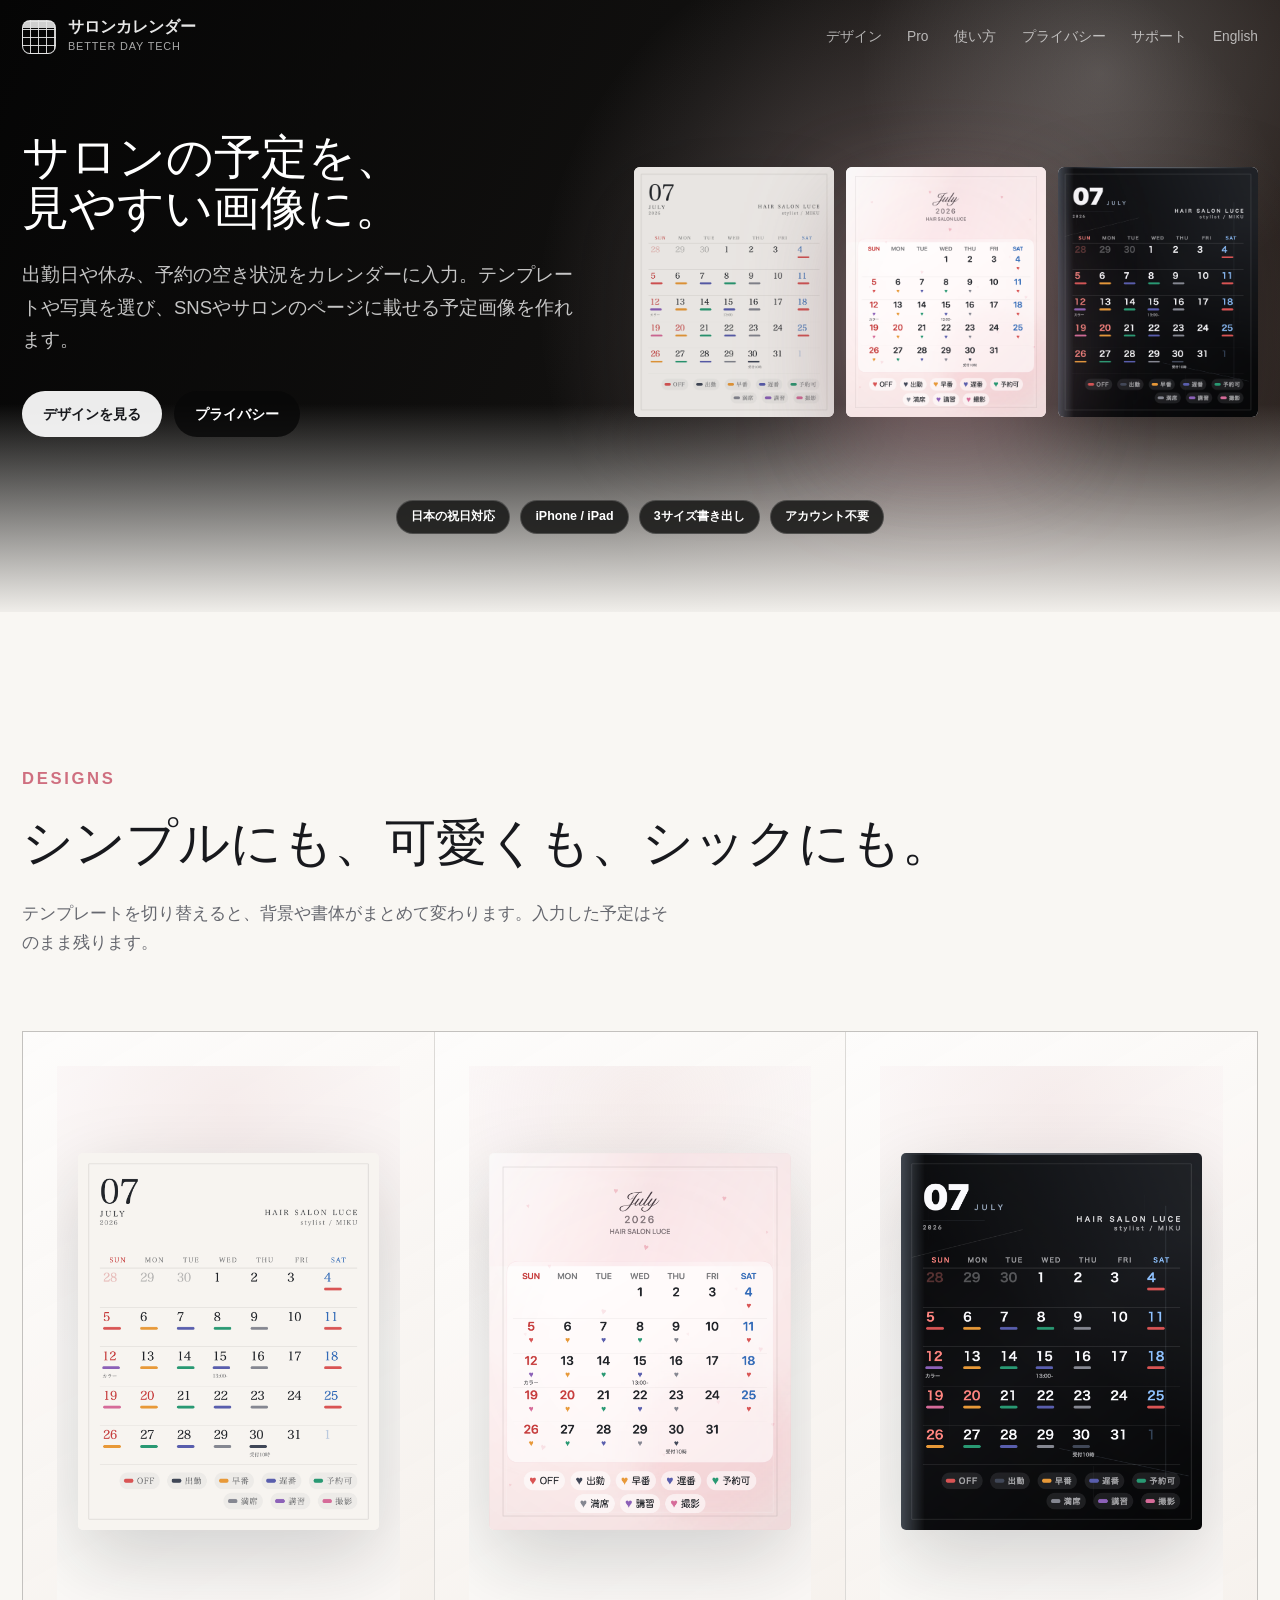
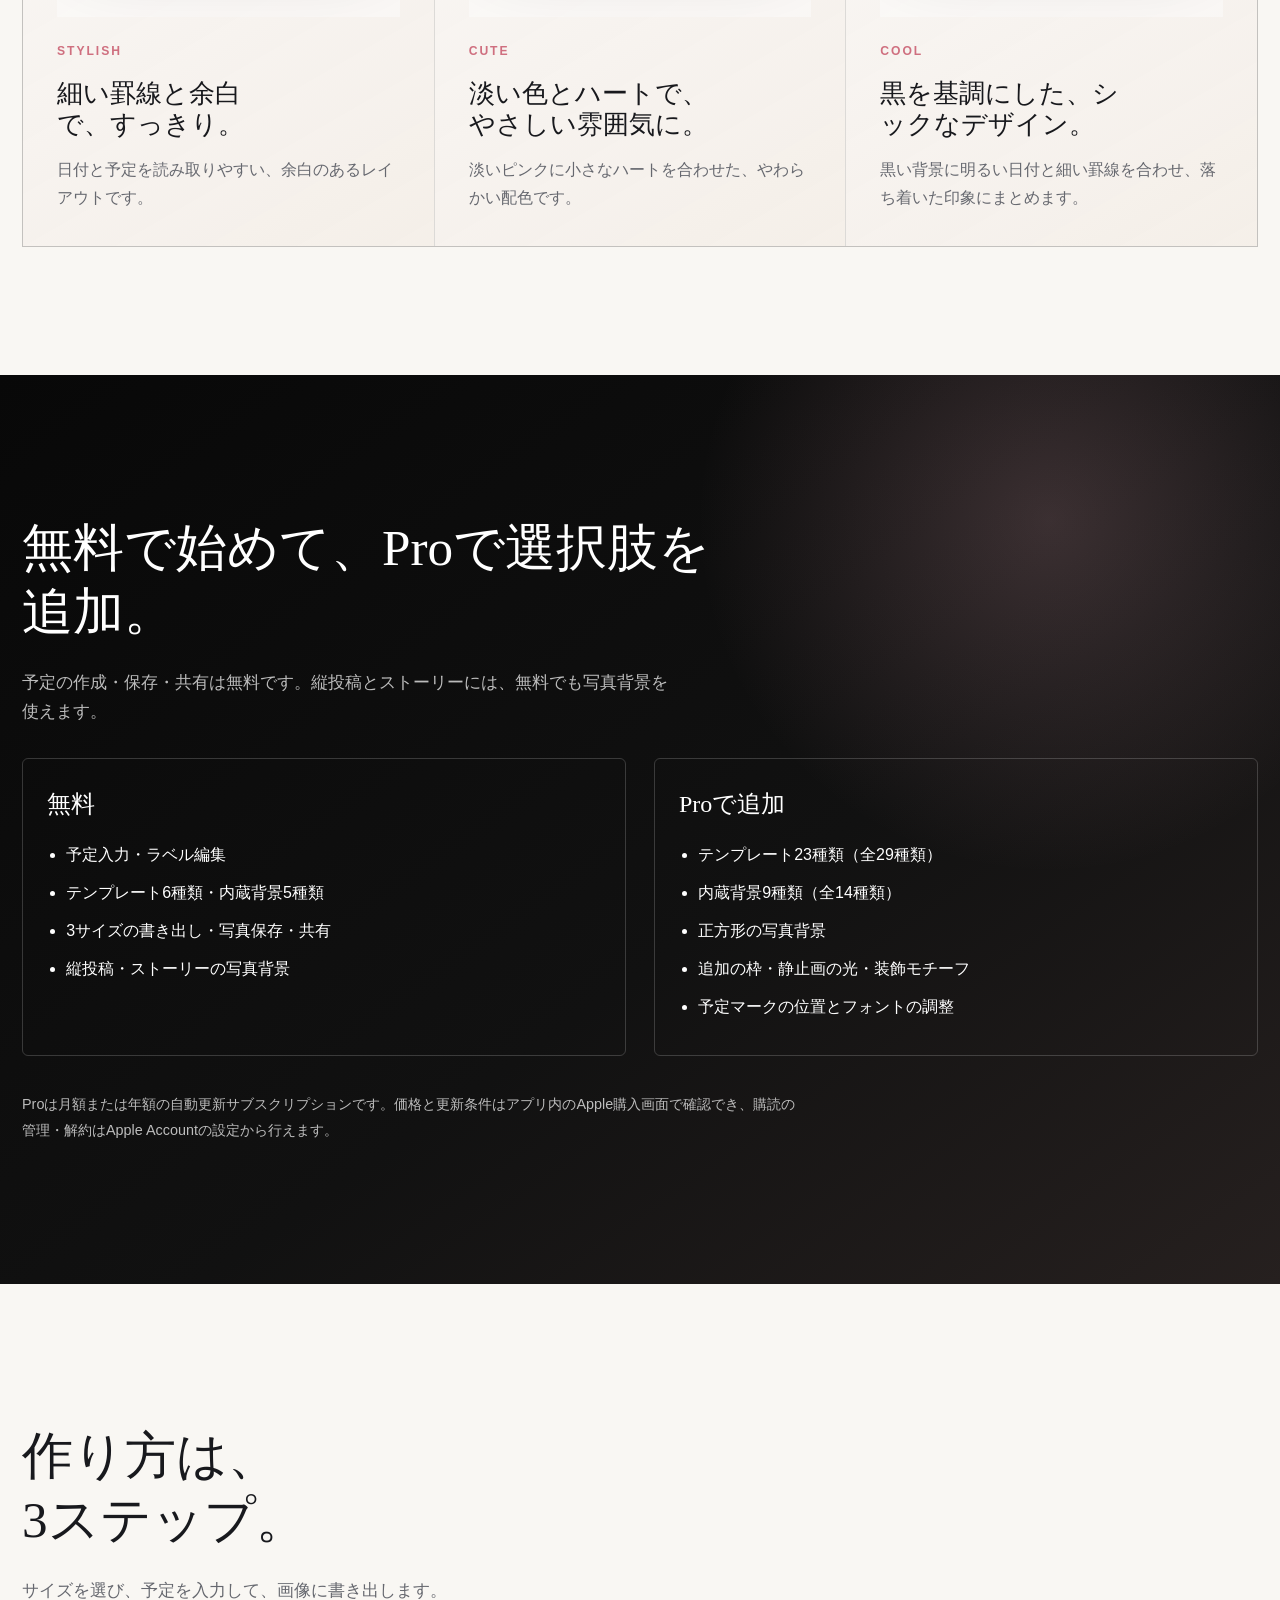
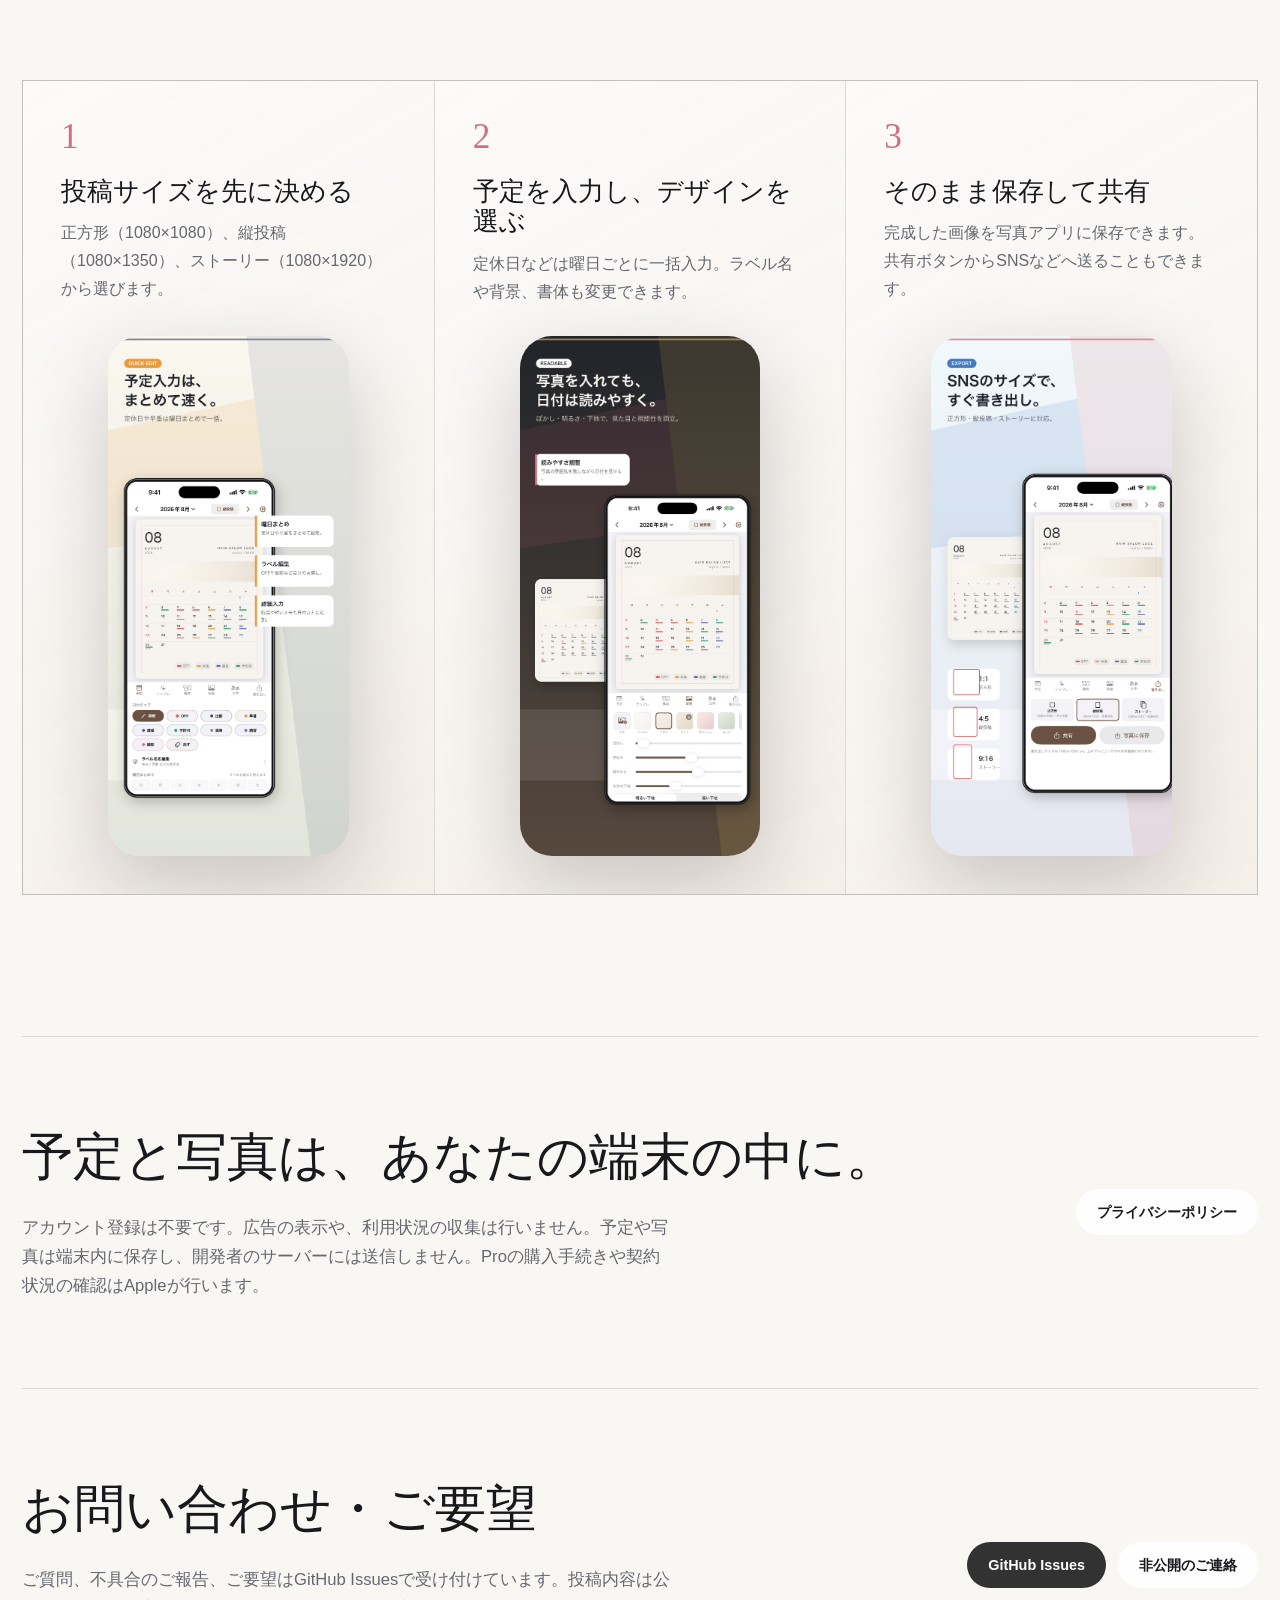
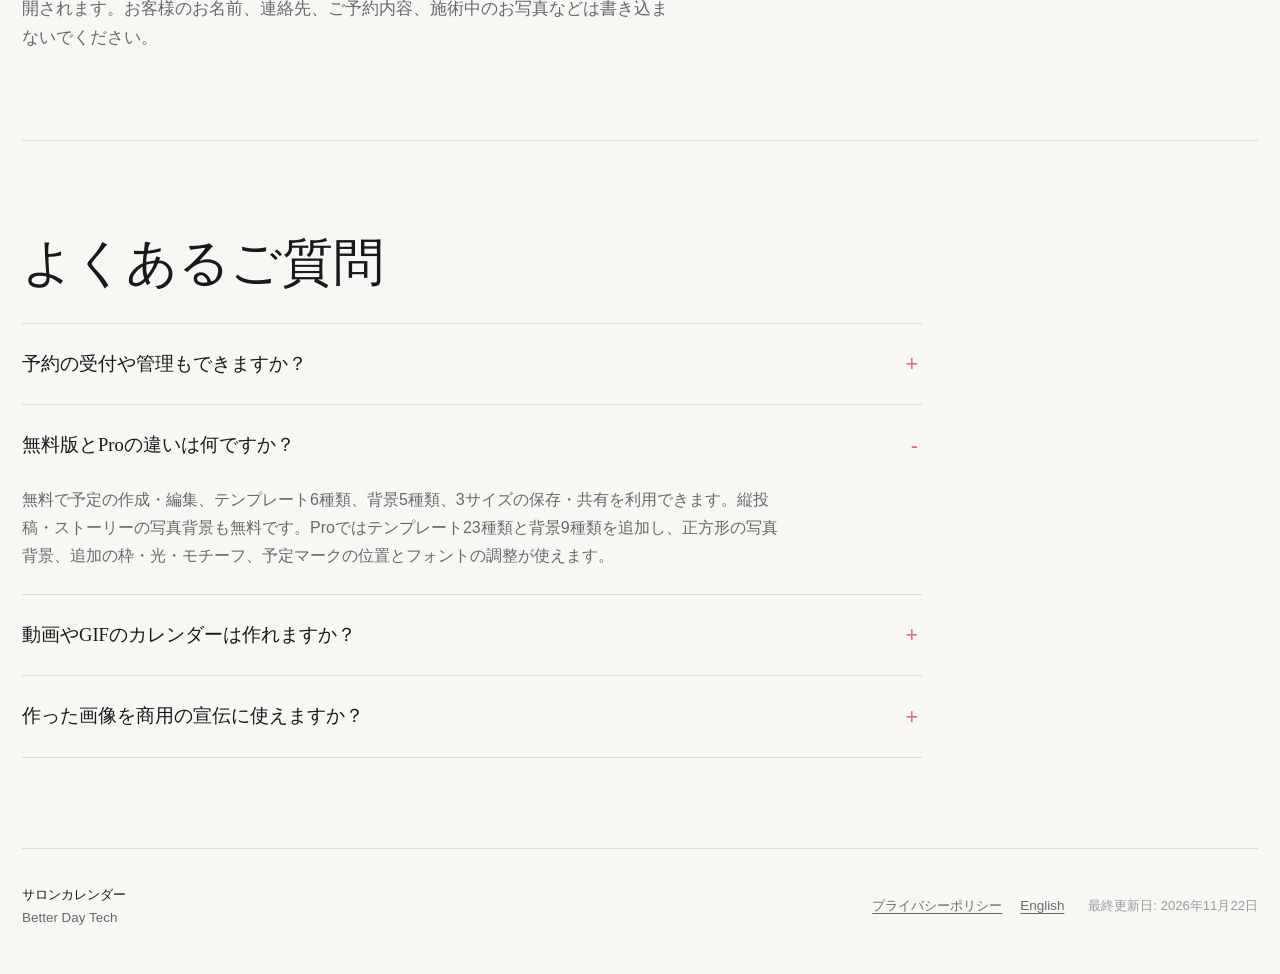
<file: docs/index.html>
<!DOCTYPE html>
<html lang="ja">
<head>
<meta charset="utf-8">
<meta name="viewport" content="width=device-width, initial-scale=1">
<title>サロンカレンダー | Better Day Tech</title>
<meta name="description" content="美容師の出勤日や休み、予約の空き状況をカレンダー画像に。iPhone・iPadで作成し、SNSやサロンのページで共有できます。">
<link rel="stylesheet" href="assets/style.css">
<script src="assets/site.js" defer></script>
</head>
<body class="home home-ja" data-active-mode="stylish">
<header class="site-header product-header">
  <a class="brand" href="./" aria-label="サロンカレンダー トップ">
    <span class="brand-mark" aria-hidden="true"></span>
    <span>
      <strong>サロンカレンダー</strong>
      <small>Better Day Tech</small>
    </span>
  </a>
  <nav class="nav" aria-label="主要ナビゲーション">
    <a href="#styles">デザイン</a>
    <a href="#pro">Pro</a>
    <a href="#workflow">使い方</a>
    <a href="#privacy">プライバシー</a>
    <a href="#support">サポート</a>
    <a href="en/">English</a>
  </nav>
</header>

<main>
  <section class="cinema-hero" aria-labelledby="hero-title">
    <div class="hero-copy">
      <h1 id="hero-title"><span>サロンの予定を、</span><span>見やすい画像に。</span></h1>
      <p class="hero-lead">出勤日や休み、予約の空き状況をカレンダーに入力。テンプレートや写真を選び、SNSやサロンのページに載せる予定画像を作れます。</p>
      <div class="hero-actions">
        <a class="button light" href="#styles">デザインを見る</a>
        <a class="button dark" href="privacy.html">プライバシー</a>
      </div>
    </div>

    <div id="poster-examples" class="poster-cinema" role="region" tabindex="0" aria-describedby="poster-help" aria-label="サロンカレンダーで作れる投稿画像">
      <figure class="floating-poster poster-left">
        <img src="assets/showcase/editorial-clean.png" alt="余白を活かしたスタイリッシュな月間予定画像" width="1080" height="1350">
      </figure>
      <figure class="floating-poster poster-center">
        <img src="assets/showcase/heart-wallpaper.png" alt="淡いピンクとハートを使った可愛い月間予定画像" width="1080" height="1350">
      </figure>
      <figure class="floating-poster poster-right">
        <img src="assets/showcase/mode-black.png" alt="黒を基調にしたかっこいい月間予定画像" width="1080" height="1350">
      </figure>
    </div>

    <div class="poster-navigation" role="group" aria-label="作例の移動">
      <p id="poster-help">左右にスワイプして、3つの作例を見られます。キーボードでは左右キーで移動できます。</p>
      <div class="poster-buttons" hidden>
        <button type="button" data-poster-step="-1" aria-controls="poster-examples">← 前の作例</button>
        <button type="button" data-poster-step="1" aria-controls="poster-examples">次の作例 →</button>
      </div>
    </div>

    <div class="hero-strip" aria-label="主な機能">
      <span>日本の祝日対応</span>
      <span>iPhone / iPad</span>
      <span>3サイズ書き出し</span>
      <span>アカウント不要</span>
    </div>
  </section>

  <section id="styles" class="style-gallery" aria-labelledby="styles-title">
    <div class="section-intro wide">
      <p class="eyebrow">Designs</p>
      <h2 id="styles-title"><span>シンプルにも、</span><span>可愛くも、</span><span>シックにも。</span></h2>
      <p>テンプレートを切り替えると、背景や書体がまとめて変わります。入力した予定はそのまま残ります。</p>
    </div>

    <div class="style-showcase-grid">
      <article class="style-showcase-card">
        <figure>
          <img src="assets/showcase/editorial-clean.png" alt="余白を活かしたスタイリッシュな月間予定画像" width="1080" height="1350">
        </figure>
        <span>STYLISH</span>
        <h3>細い罫線と余白で、すっきり。</h3>
        <p>日付と予定を読み取りやすい、余白のあるレイアウトです。</p>
      </article>
      <article class="style-showcase-card">
        <figure>
          <img src="assets/showcase/heart-wallpaper.png" alt="淡いピンクとハートを使った可愛い月間予定画像" width="1080" height="1350">
        </figure>
        <span>CUTE</span>
        <h3>淡い色とハートで、やさしい雰囲気に。</h3>
        <p>淡いピンクに小さなハートを合わせた、やわらかい配色です。</p>
      </article>
      <article class="style-showcase-card">
        <figure>
          <img src="assets/showcase/mode-black.png" alt="黒を基調にしたかっこいい月間予定画像" width="1080" height="1350">
        </figure>
        <span>COOL</span>
        <h3>黒を基調にした、シックなデザイン。</h3>
        <p>黒い背景に明るい日付と細い罫線を合わせ、落ち着いた印象にまとめます。</p>
      </article>
    </div>
  </section>

  <section id="pro" class="pro-section" aria-labelledby="pro-title">
    <div class="pro-copy"><h2 id="pro-title">無料で始めて、Proで選択肢を追加。</h2><p>予定の作成・保存・共有は無料です。縦投稿とストーリーには、無料でも写真背景を使えます。</p></div>
    <div class="plan-comparison">
      <article><h3>無料</h3><ul><li>予定入力・ラベル編集</li><li>テンプレート6種類・内蔵背景5種類</li><li>3サイズの書き出し・写真保存・共有</li><li>縦投稿・ストーリーの写真背景</li></ul></article>
      <article><h3>Proで追加</h3><ul><li>テンプレート23種類（全29種類）</li><li>内蔵背景9種類（全14種類）</li><li>正方形の写真背景</li><li>追加の枠・静止画の光・装飾モチーフ</li><li>予定マークの位置とフォントの調整</li></ul></article>
    </div>
    <p class="subscription-note">Proは月額または年額の自動更新サブスクリプションです。価格と更新条件はアプリ内のApple購入画面で確認でき、購読の管理・解約はApple Accountの設定から行えます。</p>
  </section>

  <section id="workflow" class="workflow-showcase" aria-labelledby="workflow-title">
    <div class="section-intro">
      <h2 id="workflow-title"><span>作り方は、</span><span>3ステップ。</span></h2>
      <p>サイズを選び、予定を入力して、画像に書き出します。</p>
    </div>

    <div class="workflow-grid">
      <article class="workflow-card">
        <div>
          <span>1</span>
          <h3>投稿サイズを先に決める</h3>
          <p>正方形（1080×1080）、縦投稿（1080×1350）、ストーリー（1080×1920）から選びます。</p>
        </div>
        <img src="assets/showcase/workflow-schedule-ja.png" alt="サロンカレンダーの予定入力画面" width="1320" height="2868">
      </article>
      <article class="workflow-card">
        <div>
          <span>2</span>
          <h3>予定を入力し、デザインを選ぶ</h3>
          <p>定休日などは曜日ごとに一括入力。ラベル名や背景、書体も変更できます。</p>
        </div>
        <img src="assets/showcase/workflow-background-ja.png" alt="背景と可読性を調整する画面" width="1320" height="2868">
      </article>
      <article class="workflow-card">
        <div>
          <span>3</span>
          <h3>そのまま保存して共有</h3>
          <p>完成した画像を写真アプリに保存できます。共有ボタンからSNSなどへ送ることもできます。</p>
        </div>
        <img src="assets/showcase/workflow-export-ja.png" alt="書き出しと共有の画面" width="1320" height="2868">
      </article>
    </div>
  </section>

  <section id="privacy" class="privacy-band" aria-labelledby="privacy-title">
    <div>
      <h2 id="privacy-title">予定と写真は、あなたの端末の中に。</h2>
      <p>アカウント登録は不要です。広告の表示や、利用状況の収集は行いません。予定や写真は端末内に保存し、開発者のサーバーには送信しません。Proの購入手続きや契約状況の確認はAppleが行います。</p>
    </div>
    <a class="button light" href="privacy.html">プライバシーポリシー</a>
  </section>

  <section id="support" class="support-section" aria-labelledby="support-title">
    <div class="support-copy">
      <h2 id="support-title">お問い合わせ・ご要望</h2>
      <p>ご質問、不具合のご報告、ご要望はGitHub Issuesで受け付けています。投稿内容は公開されます。お客様のお名前、連絡先、ご予約内容、施術中のお写真などは書き込まないでください。</p>
    </div>
    <div class="support-actions">
      <a class="button dark" href="https://github.com/better-day-tech/salon-calendar-support/issues">GitHub Issues</a>
      <a class="button light" href="https://github.com/better-day-tech/salon-calendar-support/security/advisories/new">非公開のご連絡</a>
    </div>
  </section>

  <section class="faq-section compact-faq" aria-labelledby="faq-title">
    <h2 id="faq-title">よくあるご質問</h2>
    <div class="faq-list">
      <details><summary>予約の受付や管理もできますか？</summary><p>予約受付・管理機能はありません。入力した予定を静止画にして、保存・共有するアプリです。</p></details>
      <details open>
        <summary>無料版とProの違いは何ですか？</summary>
        <p>無料で予定の作成・編集、テンプレート6種類、背景5種類、3サイズの保存・共有を利用できます。縦投稿・ストーリーの写真背景も無料です。Proではテンプレート23種類と背景9種類を追加し、正方形の写真背景、追加の枠・光・モチーフ、予定マークの位置とフォントの調整が使えます。</p>
      </details>
      <details>
        <summary>動画やGIFのカレンダーは作れますか？</summary>
        <p>現在のバージョンは、静止画のカレンダー作成・保存・共有に対応しています。動画編集、GIF/MP4書き出し、アニメーション素材の書き出しには対応していません。</p>
      </details>
      <details>
        <summary>作った画像を商用の宣伝に使えますか？</summary>
        <p>サロンの告知や宣伝に使えます。取り込む写真や文字などについては、必要な利用許可をご確認ください。</p>
      </details>
    </div>
  </section>
</main>

<footer class="site-footer">
  <div>
    <strong>サロンカレンダー</strong>
    <p>Better Day Tech</p>
  </div>
  <nav aria-label="フッターナビゲーション">
    <a href="privacy.html">プライバシーポリシー</a>
    <a href="en/">English</a>
  </nav>
  <p class="updated">最終更新日: 2026年11月22日</p>
</footer>
</body>
</html>
</file>
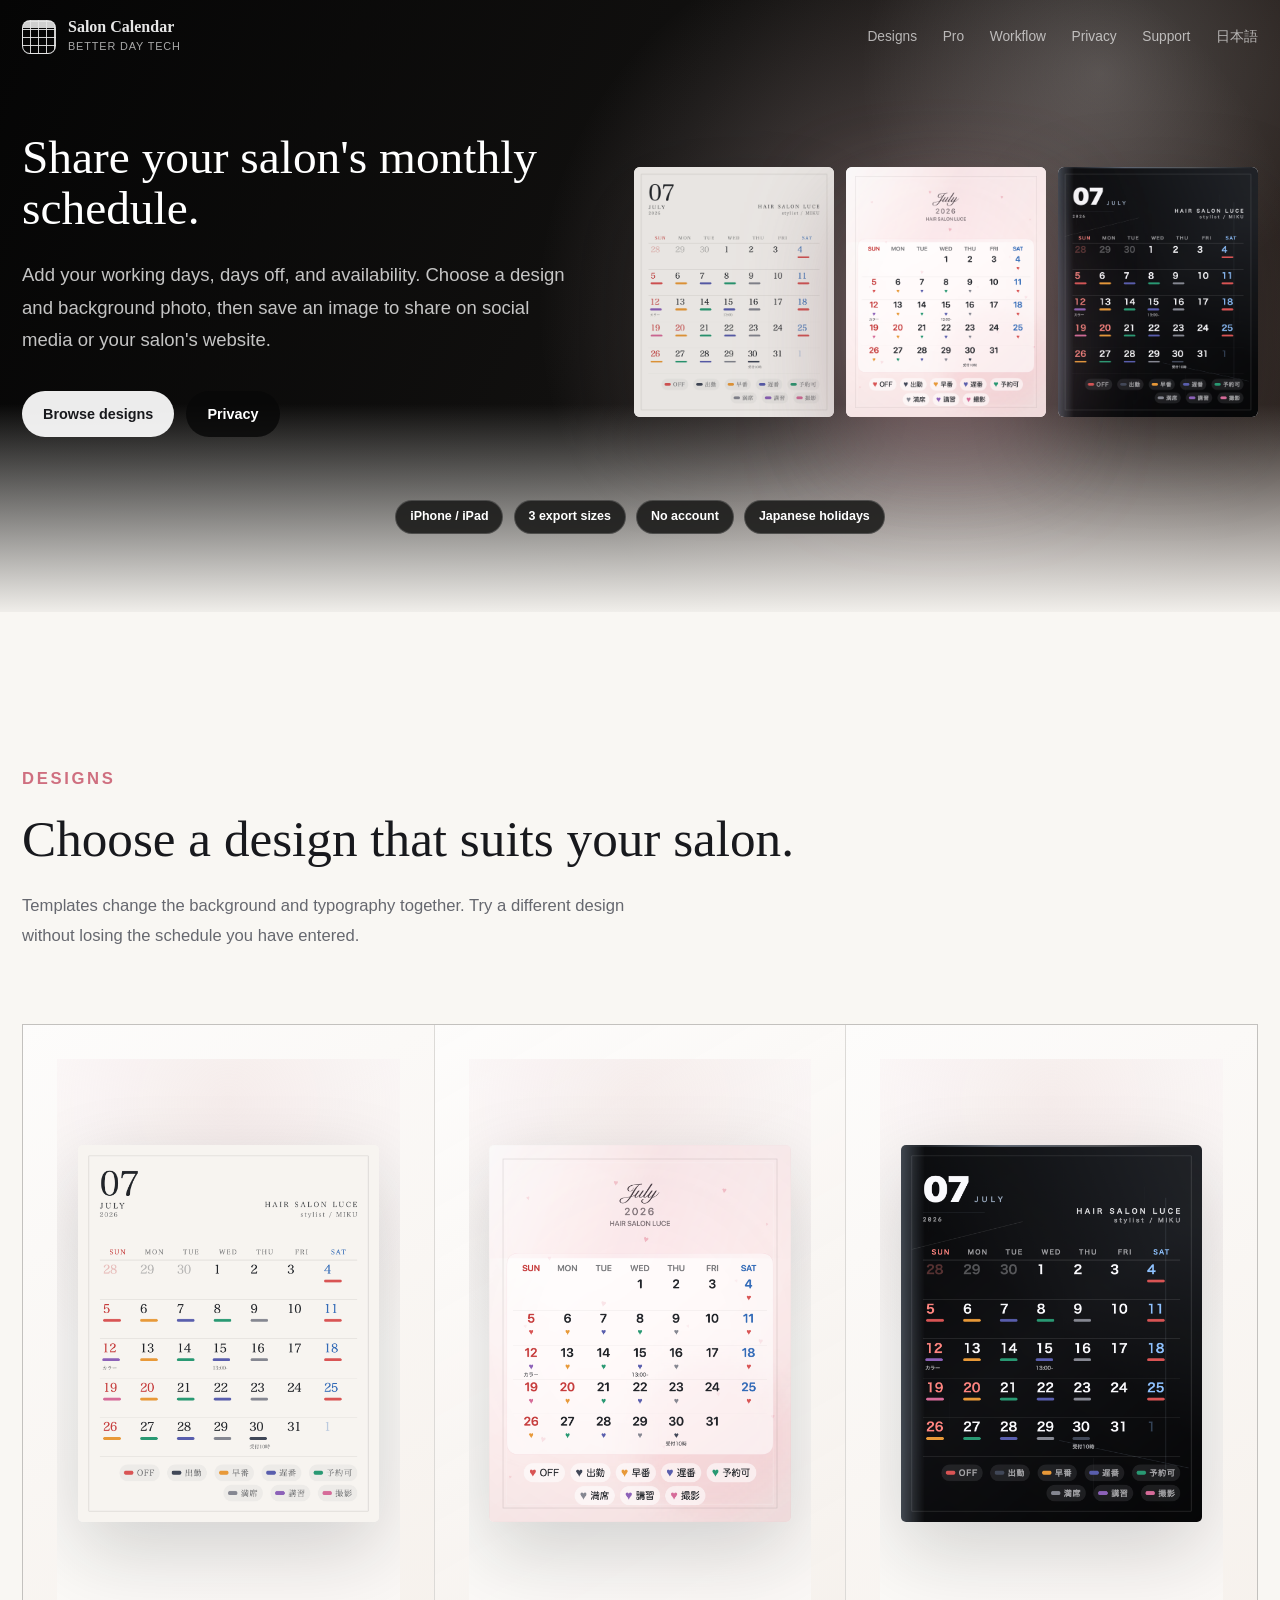
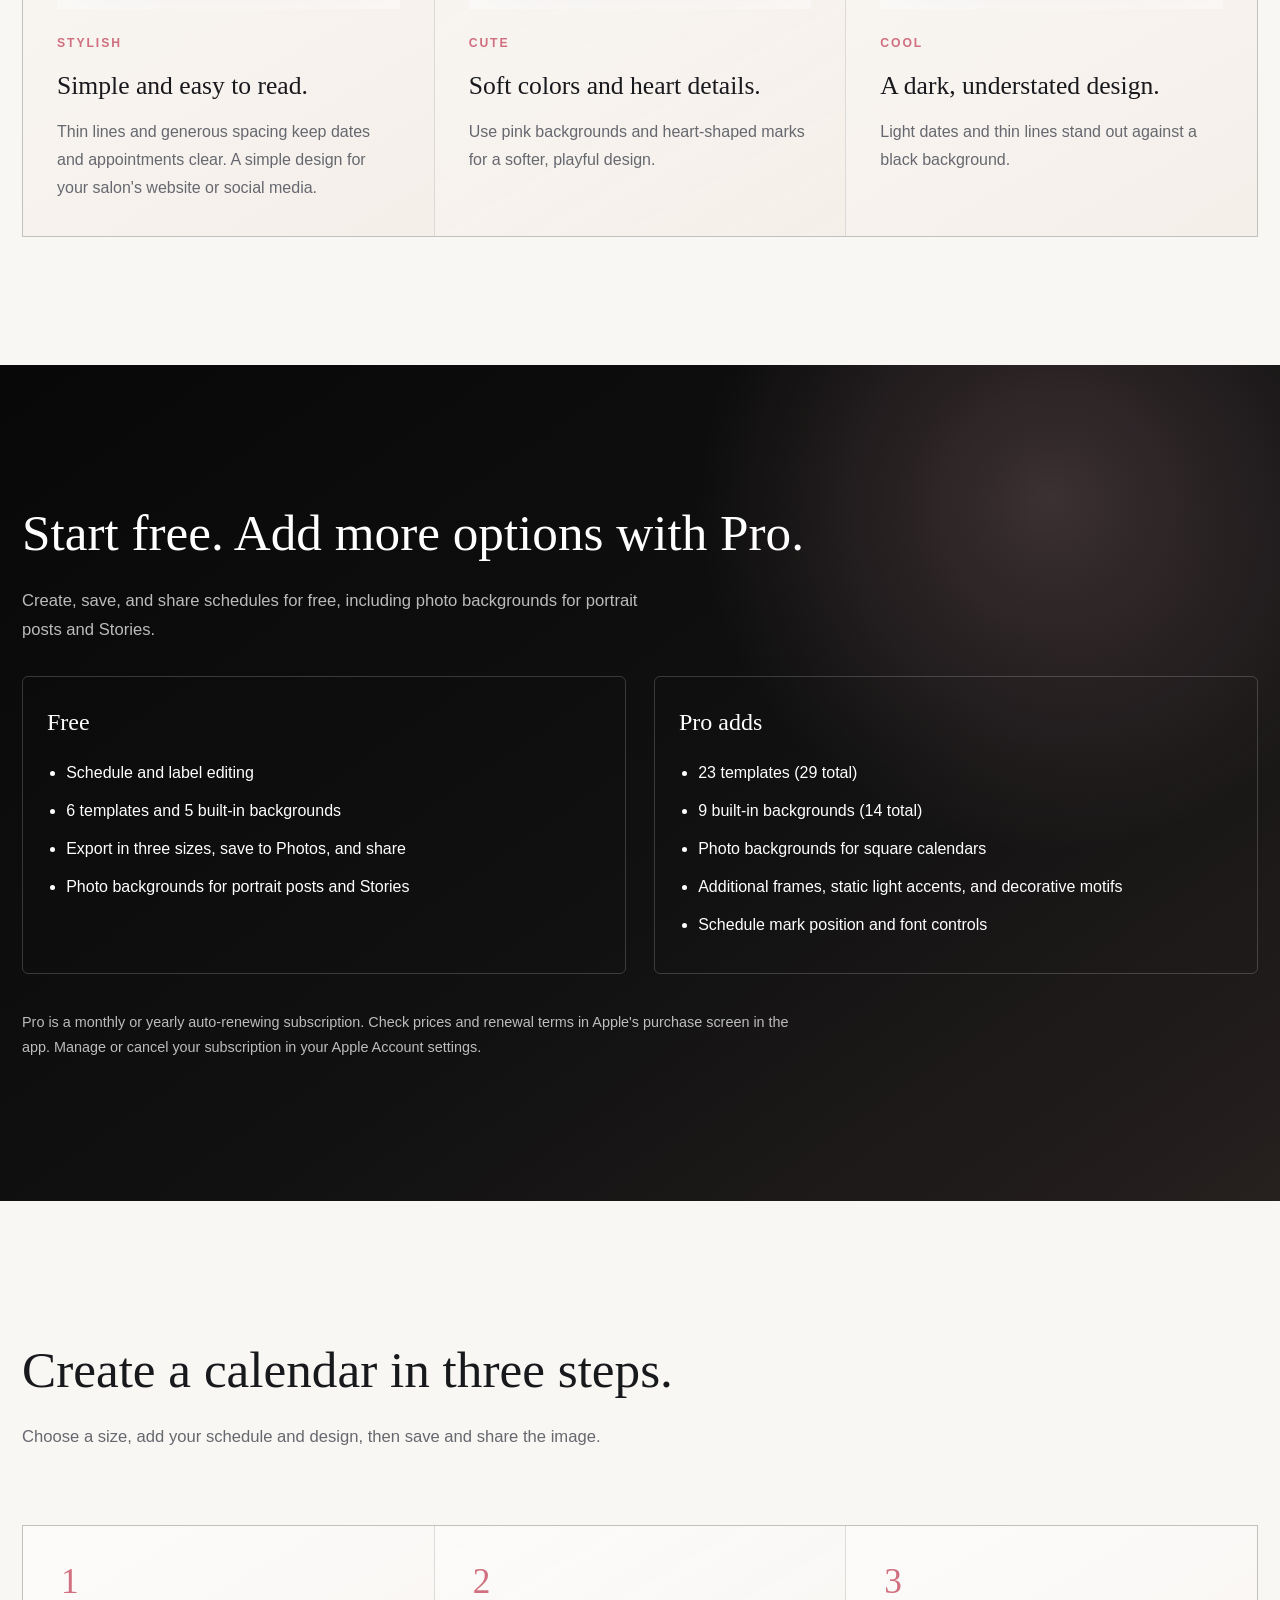
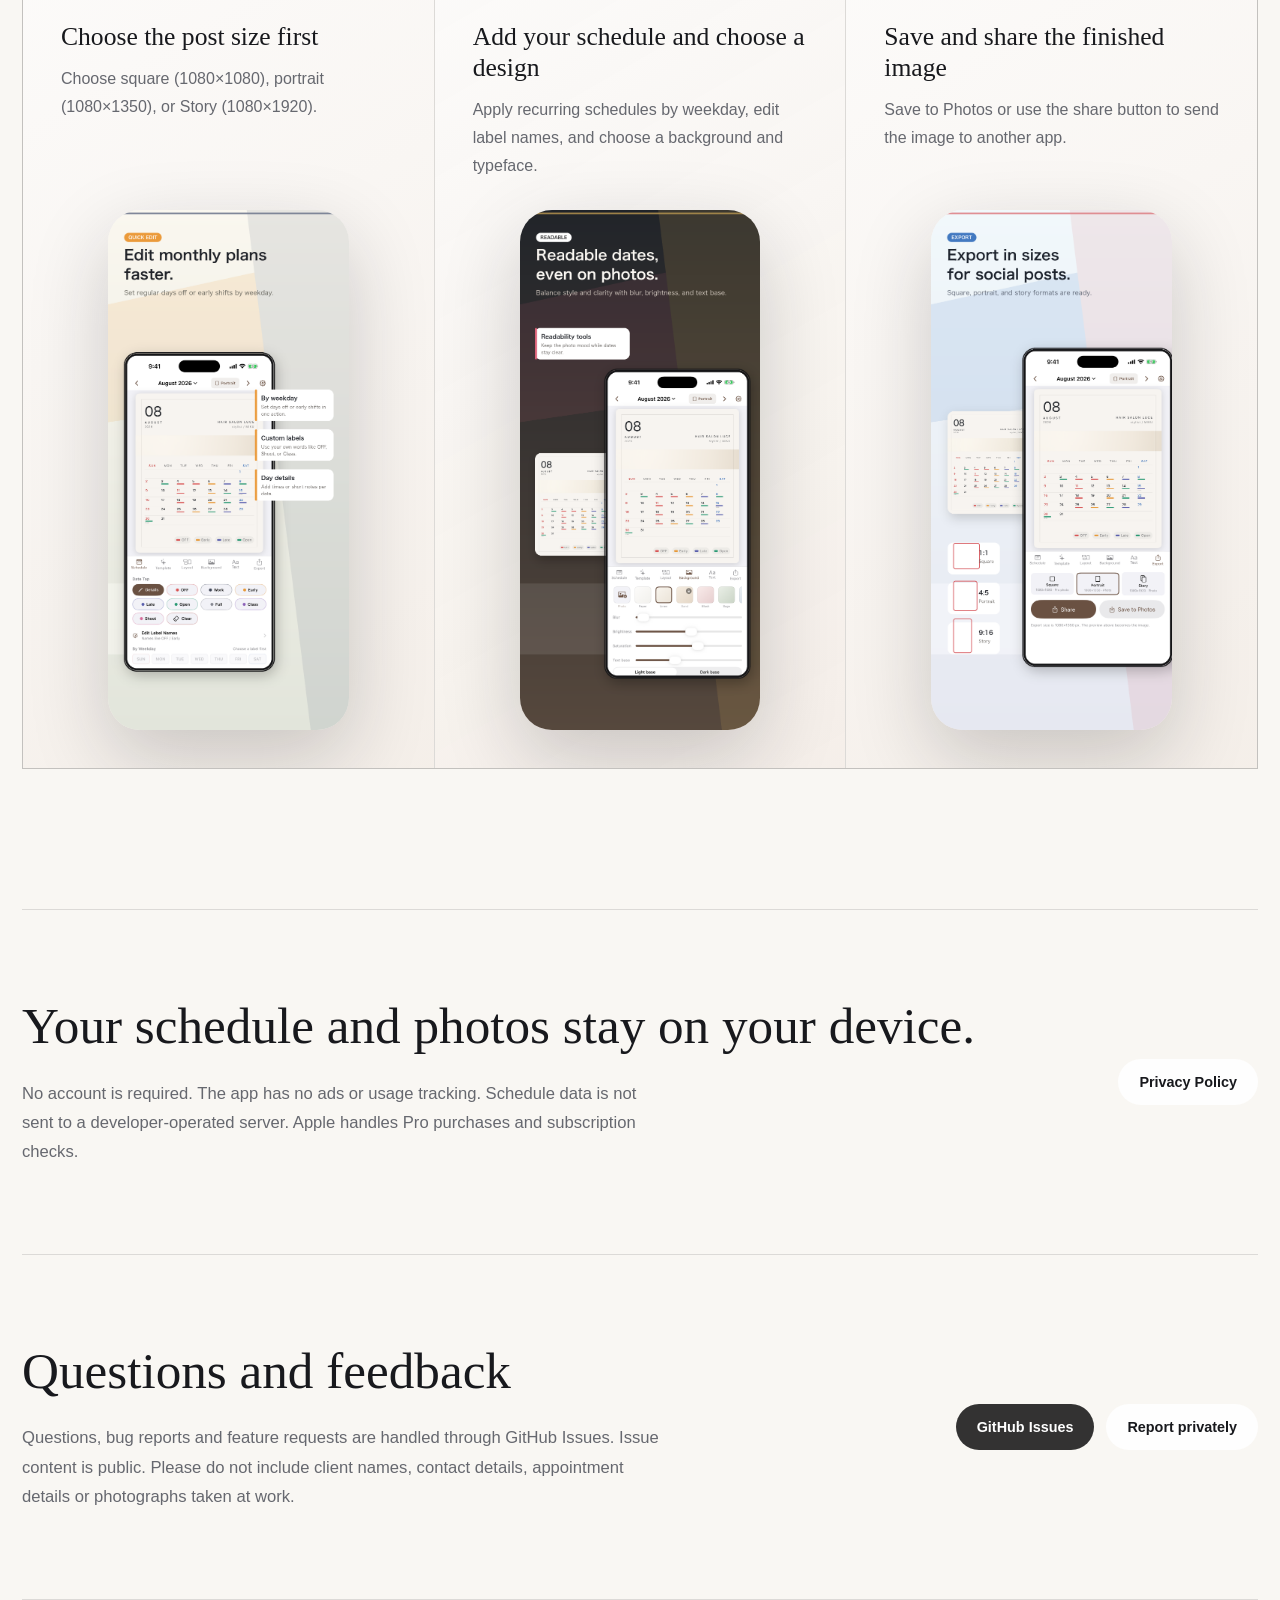
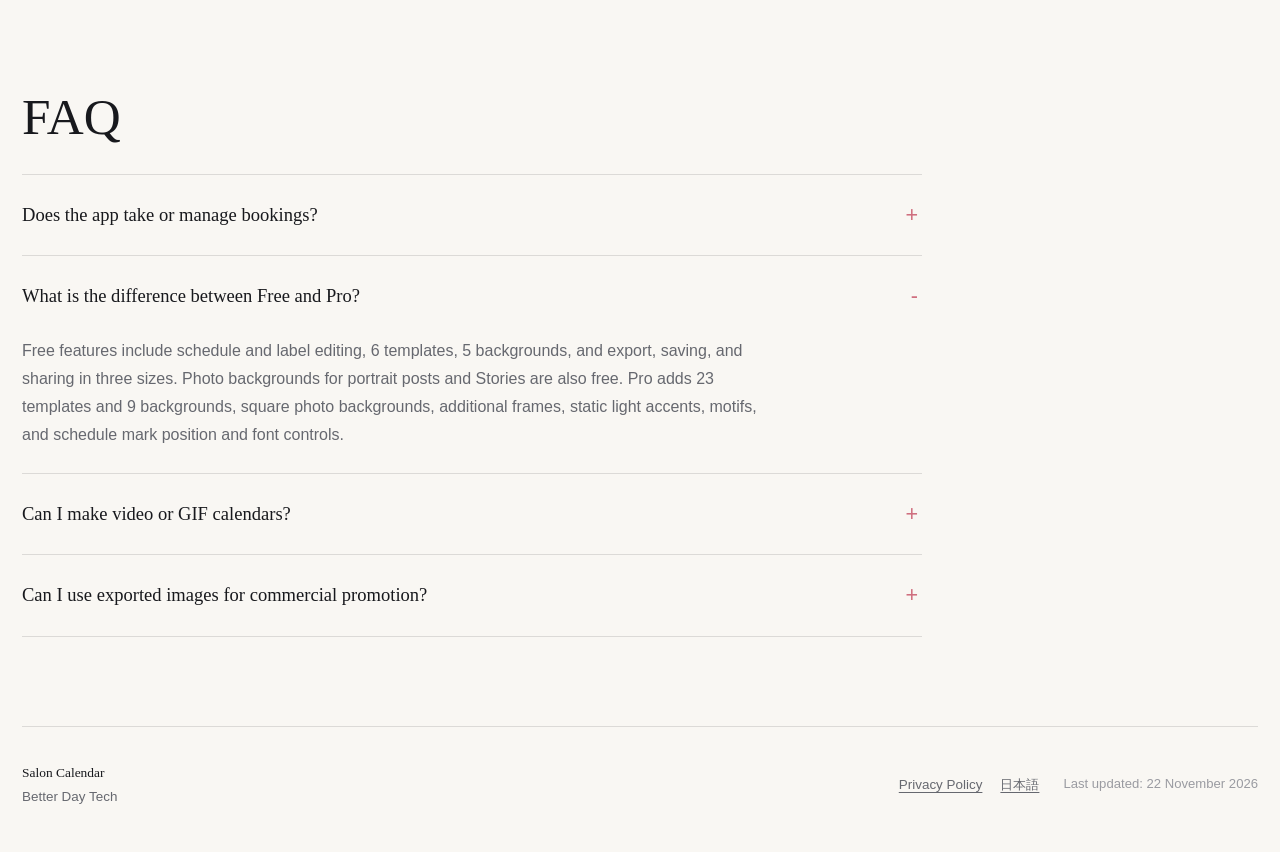
<file: docs/en/index.html>
<!DOCTYPE html>
<html lang="en">
<head>
<meta charset="utf-8">
<meta name="viewport" content="width=device-width, initial-scale=1">
<title>Salon Calendar | Better Day Tech</title>
<meta name="description" content="Create monthly schedule images on iPhone and iPad. Share your working days, days off and availability on social media or your salon's website.">
<link rel="stylesheet" href="../assets/style.css">
<script src="../assets/site.js" defer></script>
</head>
<body class="home" data-active-mode="stylish">
<header class="site-header product-header">
  <a class="brand" href="./" aria-label="Salon Calendar home">
    <span class="brand-mark" aria-hidden="true"></span>
    <span>
      <strong>Salon Calendar</strong>
      <small>Better Day Tech</small>
    </span>
  </a>
  <nav class="nav" aria-label="Main navigation">
    <a href="#styles">Designs</a>
    <a href="#pro">Pro</a>
    <a href="#workflow">Workflow</a>
    <a href="#privacy">Privacy</a>
    <a href="#support">Support</a>
    <a href="../">日本語</a>
  </nav>
</header>

<main>
  <section class="cinema-hero" aria-labelledby="hero-title">
    <div class="hero-copy">
      <h1 id="hero-title">Share your salon's monthly schedule.</h1>
      <p class="hero-lead">
        Add your working days, days off, and availability.
        Choose a design and background photo, then save an image to share on social media or your salon's website.
      </p>
      <div class="hero-actions">
        <a class="button light" href="#styles">Browse designs</a>
        <a class="button dark" href="privacy.html">Privacy</a>
      </div>
    </div>

    <div id="poster-examples" class="poster-cinema" role="region" tabindex="0" aria-describedby="poster-help" aria-label="Schedule images made with Salon Calendar">
      <figure class="floating-poster poster-left">
        <img src="../assets/showcase/editorial-clean.png" alt="A stylish monthly schedule image with generous whitespace" width="1080" height="1350">
      </figure>
      <figure class="floating-poster poster-center">
        <img src="../assets/showcase/heart-wallpaper.png" alt="A cute monthly schedule image with soft pink hearts" width="1080" height="1350">
      </figure>
      <figure class="floating-poster poster-right">
        <img src="../assets/showcase/mode-black.png" alt="A cool black monthly schedule image" width="1080" height="1350">
      </figure>
    </div>

    <div class="poster-navigation" role="group" aria-label="Example navigation">
      <p id="poster-help">Swipe to see all three examples, or use the left and right arrow keys.</p>
      <div class="poster-buttons" hidden>
        <button type="button" data-poster-step="-1" aria-controls="poster-examples">← Previous example</button>
        <button type="button" data-poster-step="1" aria-controls="poster-examples">Next example →</button>
      </div>
    </div>

    <div class="hero-strip" aria-label="Main features">
      <span>iPhone / iPad</span>
      <span>3 export sizes</span>
      <span>No account</span>
      <span>Japanese holidays</span>
    </div>
  </section>

  <section id="styles" class="style-gallery" aria-labelledby="styles-title">
    <div class="section-intro wide">
      <p class="eyebrow">Designs</p>
      <h2 id="styles-title">Choose a design that suits your salon.</h2>
      <p>
        Templates change the background and typography together.
        Try a different design without losing the schedule you have entered.
      </p>
    </div>

    <div class="style-showcase-grid">
      <article class="style-showcase-card">
        <figure>
          <img src="../assets/showcase/editorial-clean.png" alt="A stylish monthly schedule image with generous whitespace" width="1080" height="1350">
        </figure>
        <span>STYLISH</span>
        <h3>Simple and easy to read.</h3>
        <p>Thin lines and generous spacing keep dates and appointments clear. A simple design for your salon's website or social media.</p>
      </article>
      <article class="style-showcase-card">
        <figure>
          <img src="../assets/showcase/heart-wallpaper.png" alt="A cute monthly schedule image with soft pink hearts" width="1080" height="1350">
        </figure>
        <span>CUTE</span>
        <h3>Soft colors and heart details.</h3>
        <p>Use pink backgrounds and heart-shaped marks for a softer, playful design.</p>
      </article>
      <article class="style-showcase-card">
        <figure>
          <img src="../assets/showcase/mode-black.png" alt="A cool black monthly schedule image" width="1080" height="1350">
        </figure>
        <span>COOL</span>
        <h3>A dark, understated design.</h3>
        <p>Light dates and thin lines stand out against a black background.</p>
      </article>
    </div>
  </section>

  <section id="pro" class="pro-section" aria-labelledby="pro-title">
    <div class="pro-copy"><h2 id="pro-title">Start free. Add more options with Pro.</h2><p>Create, save, and share schedules for free, including photo backgrounds for portrait posts and Stories.</p></div>
    <div class="plan-comparison">
      <article><h3>Free</h3><ul><li>Schedule and label editing</li><li>6 templates and 5 built-in backgrounds</li><li>Export in three sizes, save to Photos, and share</li><li>Photo backgrounds for portrait posts and Stories</li></ul></article>
      <article><h3>Pro adds</h3><ul><li>23 templates (29 total)</li><li>9 built-in backgrounds (14 total)</li><li>Photo backgrounds for square calendars</li><li>Additional frames, static light accents, and decorative motifs</li><li>Schedule mark position and font controls</li></ul></article>
    </div>
    <p class="subscription-note">Pro is a monthly or yearly auto-renewing subscription. Check prices and renewal terms in Apple's purchase screen in the app. Manage or cancel your subscription in your Apple Account settings.</p>
  </section>

  <section id="workflow" class="workflow-showcase" aria-labelledby="workflow-title">
    <div class="section-intro">
      <h2 id="workflow-title">Create a calendar in three steps.</h2>
      <p>Choose a size, add your schedule and design, then save and share the image.</p>
    </div>

    <div class="workflow-grid">
      <article class="workflow-card">
        <div>
          <span>1</span>
          <h3>Choose the post size first</h3>
          <p>Choose square (1080×1080), portrait (1080×1350), or Story (1080×1920).</p>
        </div>
        <img src="../assets/showcase/workflow-schedule-en.png" alt="The Salon Calendar schedule editing screen" width="1320" height="2868">
      </article>
      <article class="workflow-card">
        <div>
          <span>2</span>
          <h3>Add your schedule and choose a design</h3>
          <p>Apply recurring schedules by weekday, edit label names, and choose a background and typeface.</p>
        </div>
        <img src="../assets/showcase/workflow-background-en.png" alt="The background and readability adjustment screen" width="1320" height="2868">
      </article>
      <article class="workflow-card">
        <div>
          <span>3</span>
          <h3>Save and share the finished image</h3>
          <p>Save to Photos or use the share button to send the image to another app.</p>
        </div>
        <img src="../assets/showcase/workflow-export-en.png" alt="The export and sharing screen" width="1320" height="2868">
      </article>
    </div>
  </section>

  <section id="privacy" class="privacy-band" aria-labelledby="privacy-title">
    <div>
      <h2 id="privacy-title">Your schedule and photos stay on your device.</h2>
      <p>
        No account is required. The app has no ads or usage tracking. Schedule data is not sent to a developer-operated server.
        Apple handles Pro purchases and subscription checks.
      </p>
    </div>
    <a class="button light" href="privacy.html">Privacy Policy</a>
  </section>

  <section id="support" class="support-section" aria-labelledby="support-title">
    <div class="support-copy">
      <h2 id="support-title">Questions and feedback</h2>
      <p>
        Questions, bug reports and feature requests are handled through GitHub Issues.
        Issue content is public. Please do not include client names, contact details, appointment details or photographs taken at work.
      </p>
    </div>
    <div class="support-actions">
      <a class="button dark" href="https://github.com/better-day-tech/salon-calendar-support/issues">GitHub Issues</a>
      <a class="button light" href="https://github.com/better-day-tech/salon-calendar-support/security/advisories/new">Report privately</a>
    </div>
  </section>

  <section class="faq-section compact-faq" aria-labelledby="faq-title">
    <h2 id="faq-title">FAQ</h2>
    <div class="faq-list">
      <details><summary>Does the app take or manage bookings?</summary><p>No. It turns the schedule you enter into a still image to save or share.</p></details>
      <details open>
        <summary>What is the difference between Free and Pro?</summary>
        <p>Free features include schedule and label editing, 6 templates, 5 backgrounds, and export, saving, and sharing in three sizes. Photo backgrounds for portrait posts and Stories are also free. Pro adds 23 templates and 9 backgrounds, square photo backgrounds, additional frames, static light accents, motifs, and schedule mark position and font controls.</p>
      </details>
      <details>
        <summary>Can I make video or GIF calendars?</summary>
        <p>The current version creates, saves and shares still calendar images. It does not edit video or export GIF/MP4 or animated calendar files.</p>
      </details>
      <details>
        <summary>Can I use exported images for commercial promotion?</summary>
        <p>Yes, you can use them for salon announcements and promotion. Make sure you have permission to use any photos, text, or other content you import.</p>
      </details>
    </div>
  </section>
</main>

<footer class="site-footer">
  <div>
    <strong>Salon Calendar</strong>
    <p>Better Day Tech</p>
  </div>
  <nav aria-label="Footer navigation">
    <a href="privacy.html">Privacy Policy</a>
    <a href="../">日本語</a>
  </nav>
  <p class="updated">Last updated: 22 November 2026</p>
</footer>
</body>
</html>
</file>
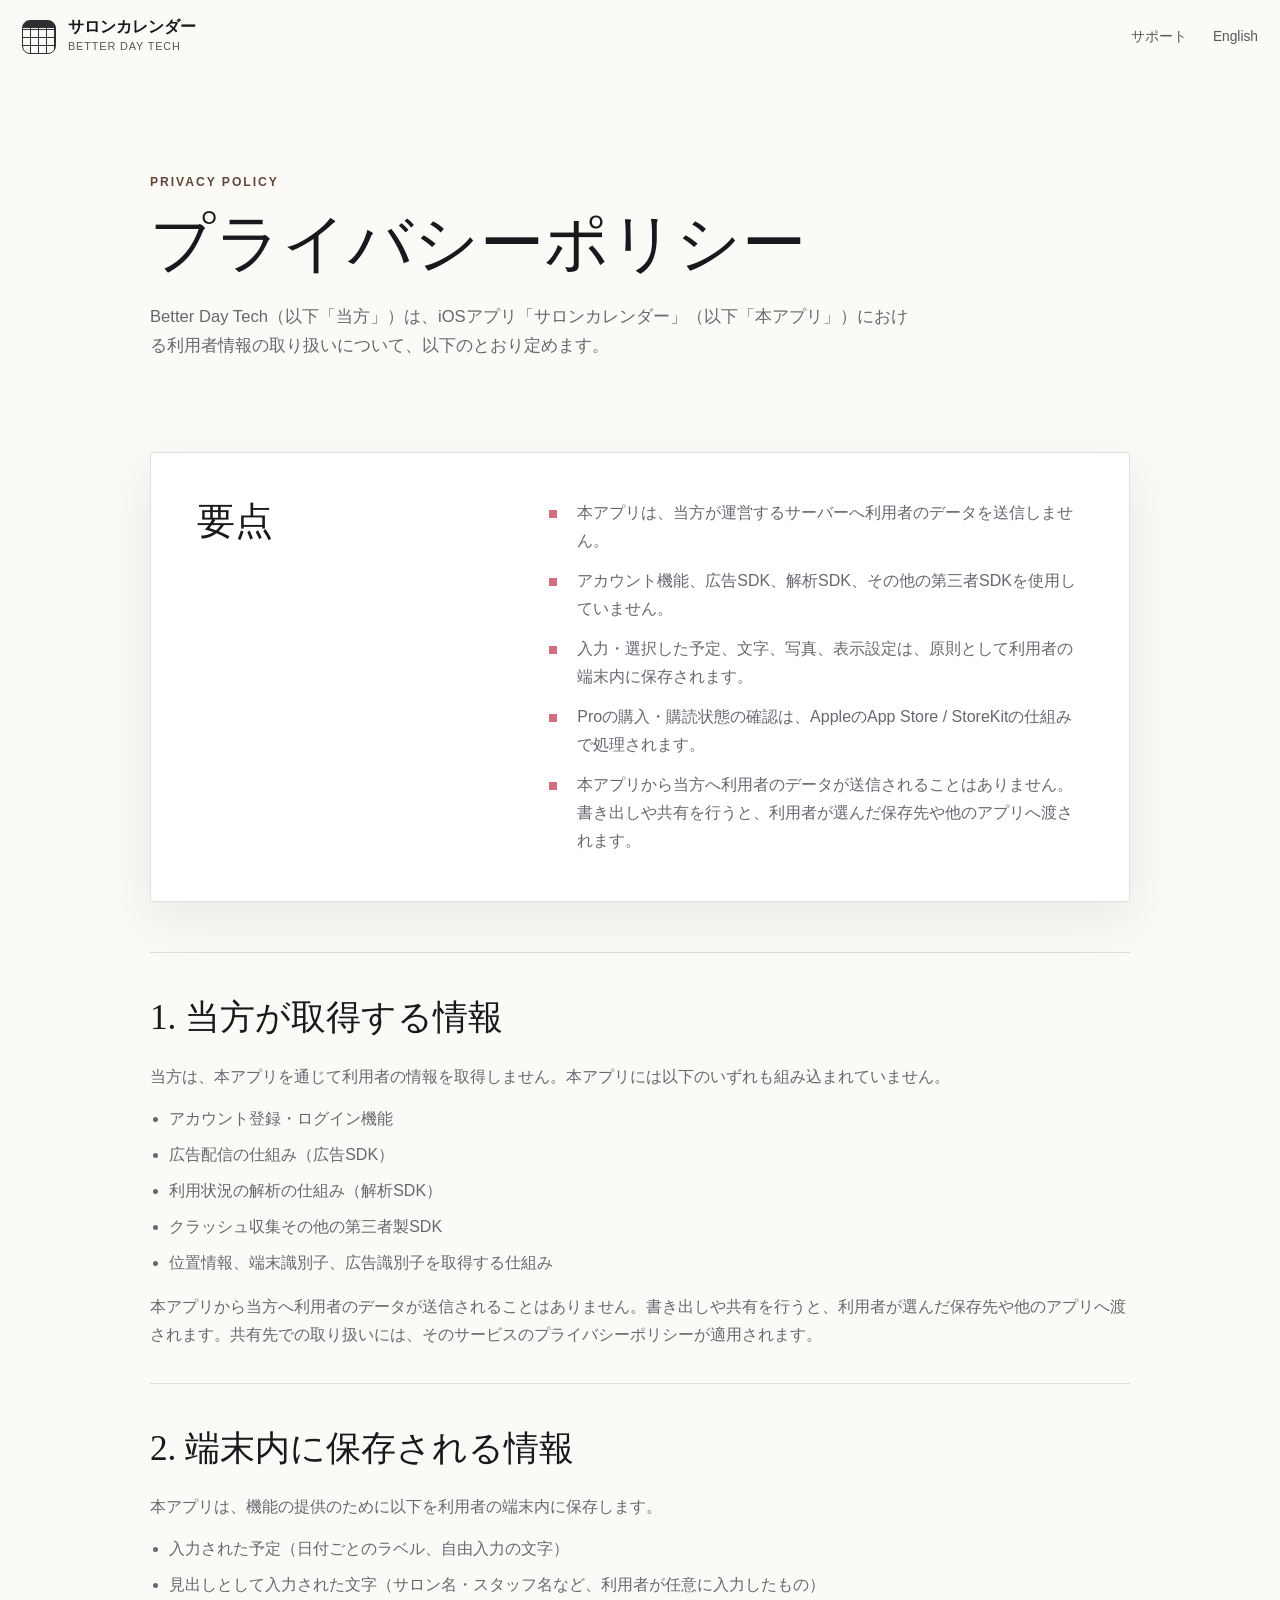
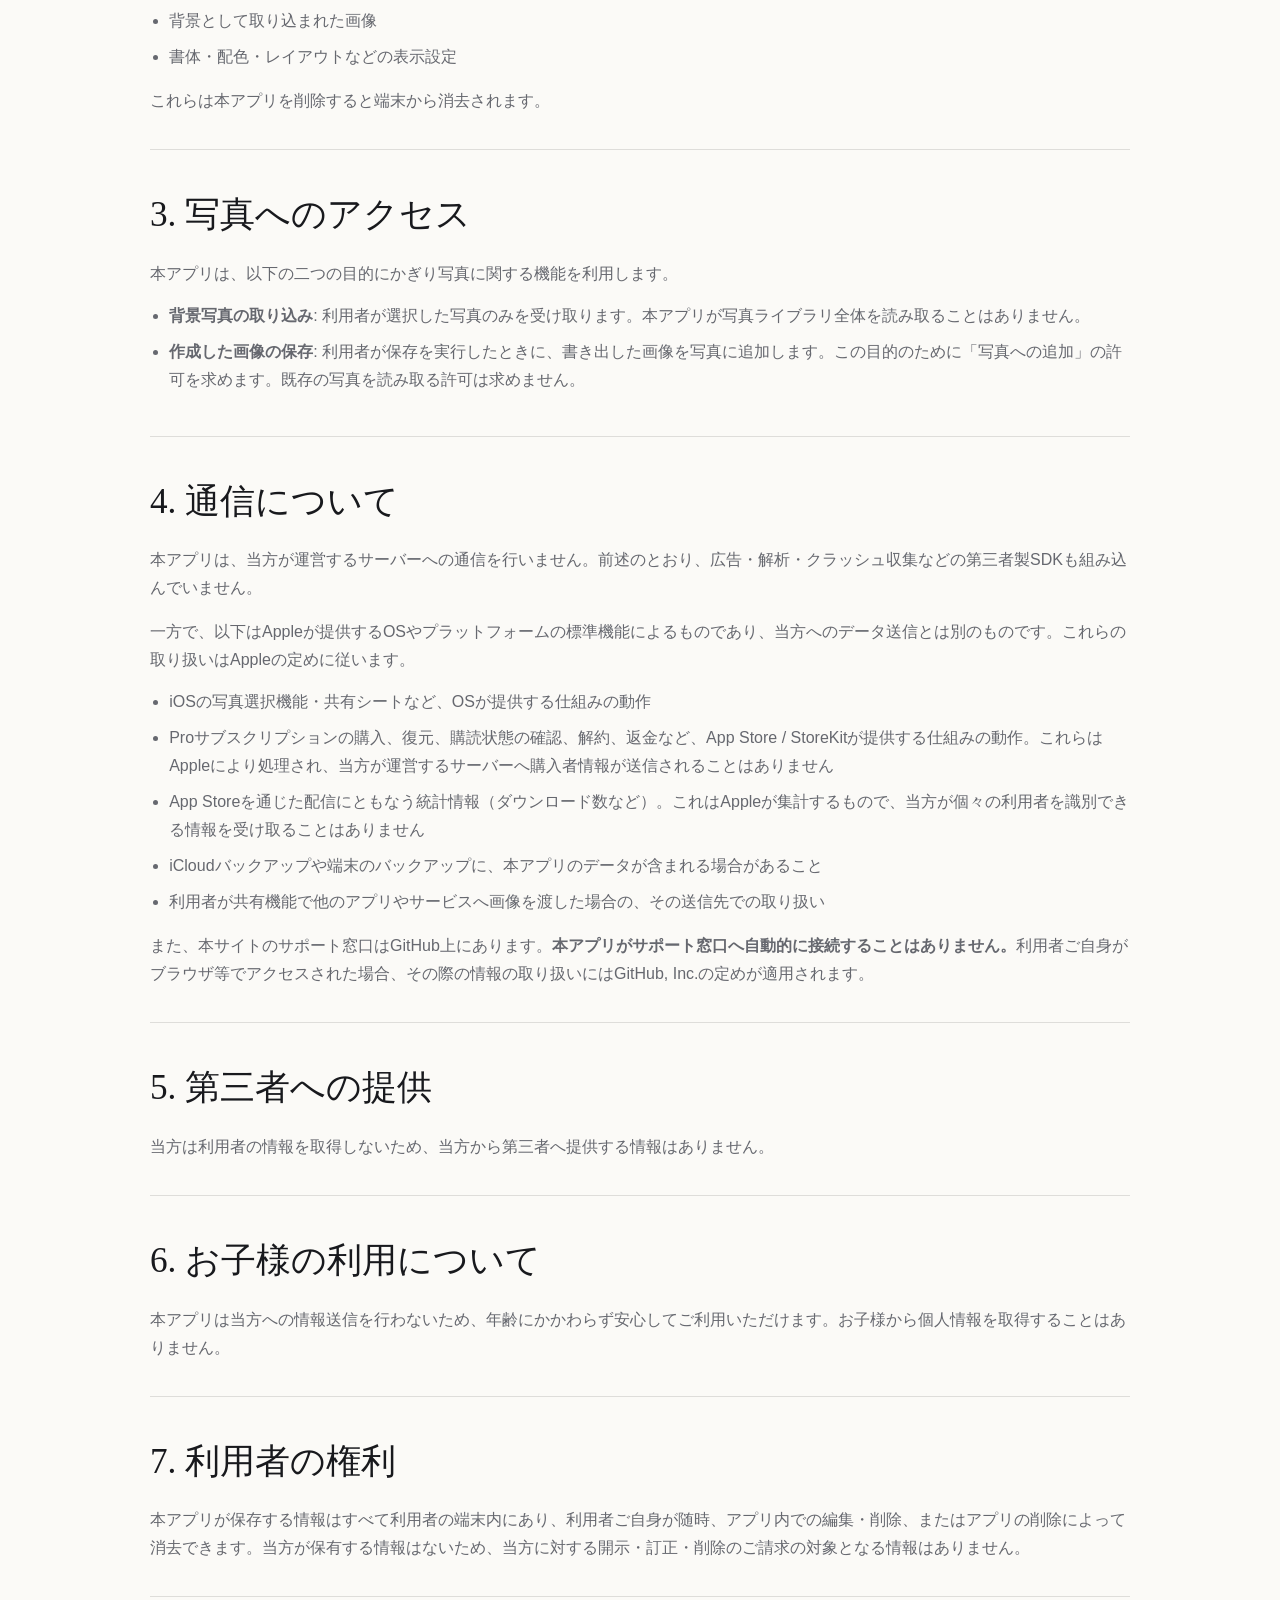
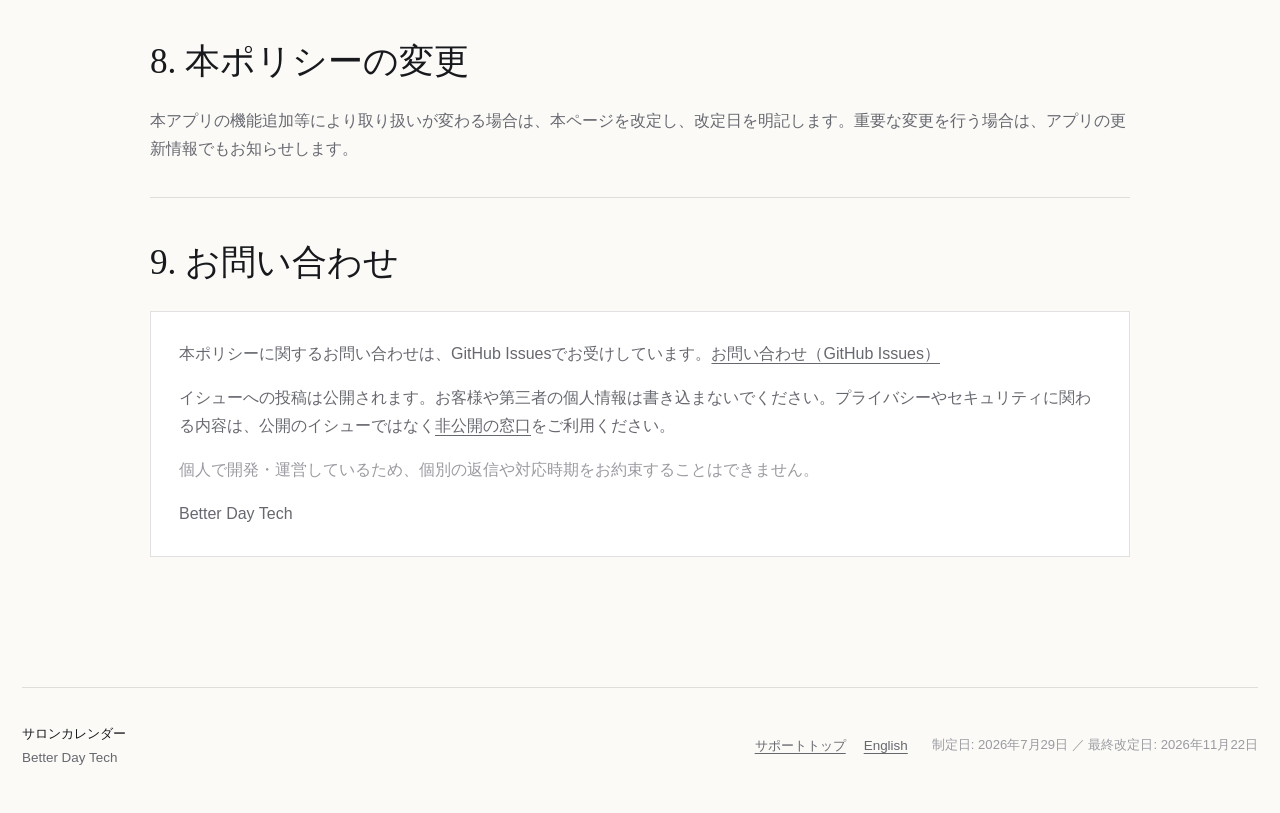
<file: docs/privacy.html>
<!DOCTYPE html>
<html lang="ja">
<head>
<meta charset="utf-8">
<meta name="viewport" content="width=device-width, initial-scale=1">
<title>プライバシーポリシー | サロンカレンダー</title>
<meta name="description" content="iOSアプリ「サロンカレンダー」のプライバシーポリシーです。">
<link rel="stylesheet" href="assets/style.css">
</head>
<body>
<header class="site-header">
  <a class="brand" href="./" aria-label="サロンカレンダー トップ">
    <span class="brand-mark" aria-hidden="true"></span>
    <span>
      <strong>サロンカレンダー</strong>
      <small>Better Day Tech</small>
    </span>
  </a>
  <nav class="nav" aria-label="主要ナビゲーション">
    <a href="./">サポート</a>
    <a href="en/privacy.html">English</a>
  </nav>
</header>

<main class="privacy-page">
  <section class="privacy-hero">
    <p class="product-line">Privacy Policy</p>
    <h1>プライバシーポリシー</h1>
    <p class="lead">Better Day Tech（以下「当方」）は、iOSアプリ「サロンカレンダー」（以下「本アプリ」）における利用者情報の取り扱いについて、以下のとおり定めます。</p>
  </section>

  <section class="policy-summary" aria-label="プライバシーポリシーの要点">
    <h2>要点</h2>
    <ul>
      <li>本アプリは、当方が運営するサーバーへ利用者のデータを送信しません。</li>
      <li>アカウント機能、広告SDK、解析SDK、その他の第三者SDKを使用していません。</li>
      <li>入力・選択した予定、文字、写真、表示設定は、原則として利用者の端末内に保存されます。</li>
      <li>Proの購入・購読状態の確認は、AppleのApp Store / StoreKitの仕組みで処理されます。</li>
      <li>本アプリから当方へ利用者のデータが送信されることはありません。書き出しや共有を行うと、利用者が選んだ保存先や他のアプリへ渡されます。</li>
    </ul>
  </section>

  <section class="policy-section">
    <h2>1. 当方が取得する情報</h2>
    <p>当方は、本アプリを通じて利用者の情報を取得しません。本アプリには以下のいずれも組み込まれていません。</p>
    <ul>
      <li>アカウント登録・ログイン機能</li>
      <li>広告配信の仕組み（広告SDK）</li>
      <li>利用状況の解析の仕組み（解析SDK）</li>
      <li>クラッシュ収集その他の第三者製SDK</li>
      <li>位置情報、端末識別子、広告識別子を取得する仕組み</li>
    </ul>
    <p>本アプリから当方へ利用者のデータが送信されることはありません。書き出しや共有を行うと、利用者が選んだ保存先や他のアプリへ渡されます。共有先での取り扱いには、そのサービスのプライバシーポリシーが適用されます。</p>
  </section>

  <section class="policy-section">
    <h2>2. 端末内に保存される情報</h2>
    <p>本アプリは、機能の提供のために以下を利用者の端末内に保存します。</p>
    <ul>
      <li>入力された予定（日付ごとのラベル、自由入力の文字）</li>
      <li>見出しとして入力された文字（サロン名・スタッフ名など、利用者が任意に入力したもの）</li>
      <li>背景として取り込まれた画像</li>
      <li>書体・配色・レイアウトなどの表示設定</li>
    </ul>
    <p>これらは本アプリを削除すると端末から消去されます。</p>
  </section>

  <section class="policy-section">
    <h2>3. 写真へのアクセス</h2>
    <p>本アプリは、以下の二つの目的にかぎり写真に関する機能を利用します。</p>
    <ul>
      <li><strong>背景写真の取り込み</strong>: 利用者が選択した写真のみを受け取ります。本アプリが写真ライブラリ全体を読み取ることはありません。</li>
      <li><strong>作成した画像の保存</strong>: 利用者が保存を実行したときに、書き出した画像を写真に追加します。この目的のために「写真への追加」の許可を求めます。既存の写真を読み取る許可は求めません。</li>
    </ul>
  </section>

  <section class="policy-section">
    <h2>4. 通信について</h2>
    <p>本アプリは、当方が運営するサーバーへの通信を行いません。前述のとおり、広告・解析・クラッシュ収集などの第三者製SDKも組み込んでいません。</p>
    <p>一方で、以下はAppleが提供するOSやプラットフォームの標準機能によるものであり、当方へのデータ送信とは別のものです。これらの取り扱いはAppleの定めに従います。</p>
    <ul>
      <li>iOSの写真選択機能・共有シートなど、OSが提供する仕組みの動作</li>
      <li>Proサブスクリプションの購入、復元、購読状態の確認、解約、返金など、App Store / StoreKitが提供する仕組みの動作。これらはAppleにより処理され、当方が運営するサーバーへ購入者情報が送信されることはありません</li>
      <li>App Storeを通じた配信にともなう統計情報（ダウンロード数など）。これはAppleが集計するもので、当方が個々の利用者を識別できる情報を受け取ることはありません</li>
      <li>iCloudバックアップや端末のバックアップに、本アプリのデータが含まれる場合があること</li>
      <li>利用者が共有機能で他のアプリやサービスへ画像を渡した場合の、その送信先での取り扱い</li>
    </ul>
    <p>また、本サイトのサポート窓口はGitHub上にあります。<strong>本アプリがサポート窓口へ自動的に接続することはありません。</strong>利用者ご自身がブラウザ等でアクセスされた場合、その際の情報の取り扱いにはGitHub, Inc.の定めが適用されます。</p>
  </section>

  <section class="policy-section">
    <h2>5. 第三者への提供</h2>
    <p>当方は利用者の情報を取得しないため、当方から第三者へ提供する情報はありません。</p>
  </section>

  <section class="policy-section">
    <h2>6. お子様の利用について</h2>
    <p>本アプリは当方への情報送信を行わないため、年齢にかかわらず安心してご利用いただけます。お子様から個人情報を取得することはありません。</p>
  </section>

  <section class="policy-section">
    <h2>7. 利用者の権利</h2>
    <p>本アプリが保存する情報はすべて利用者の端末内にあり、利用者ご自身が随時、アプリ内での編集・削除、またはアプリの削除によって消去できます。当方が保有する情報はないため、当方に対する開示・訂正・削除のご請求の対象となる情報はありません。</p>
  </section>

  <section class="policy-section">
    <h2>8. 本ポリシーの変更</h2>
    <p>本アプリの機能追加等により取り扱いが変わる場合は、本ページを改定し、改定日を明記します。重要な変更を行う場合は、アプリの更新情報でもお知らせします。</p>
  </section>

  <section class="policy-section">
    <h2>9. お問い合わせ</h2>
    <div class="policy-contact">
      <p>本ポリシーに関するお問い合わせは、GitHub Issuesでお受けしています。<a href="https://github.com/better-day-tech/salon-calendar-support/issues">お問い合わせ（GitHub Issues）</a></p>
      <p>イシューへの投稿は公開されます。お客様や第三者の個人情報は書き込まないでください。プライバシーやセキュリティに関わる内容は、公開のイシューではなく<a href="https://github.com/better-day-tech/salon-calendar-support/security/advisories/new">非公開の窓口</a>をご利用ください。</p>
      <p class="note">個人で開発・運営しているため、個別の返信や対応時期をお約束することはできません。</p>
      <p>Better Day Tech</p>
    </div>
  </section>
</main>

<footer class="site-footer">
  <div>
    <strong>サロンカレンダー</strong>
    <p>Better Day Tech</p>
  </div>
  <nav aria-label="フッターナビゲーション">
    <a href="./">サポートトップ</a>
    <a href="en/privacy.html">English</a>
  </nav>
  <p class="updated">制定日: 2026年7月29日 ／ 最終改定日: 2026年11月22日</p>
</footer>
</body>
</html>
</file>
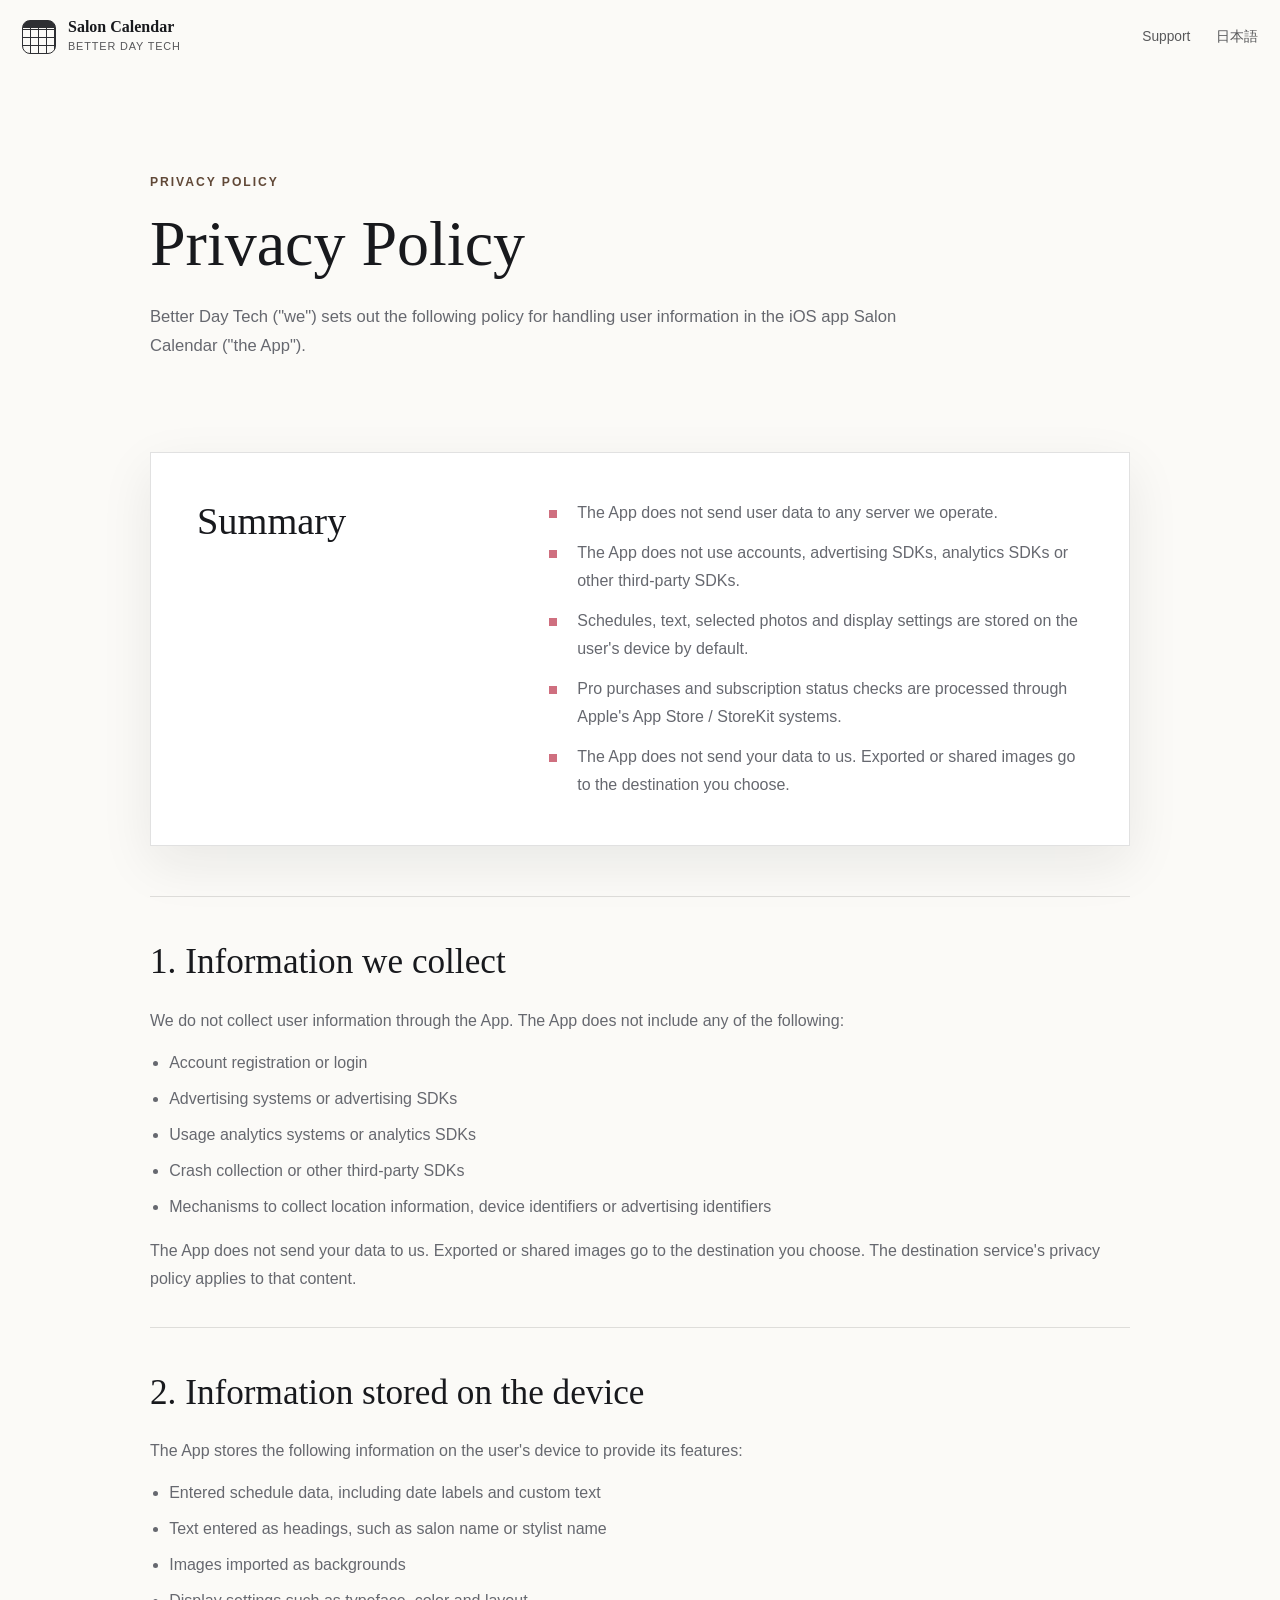
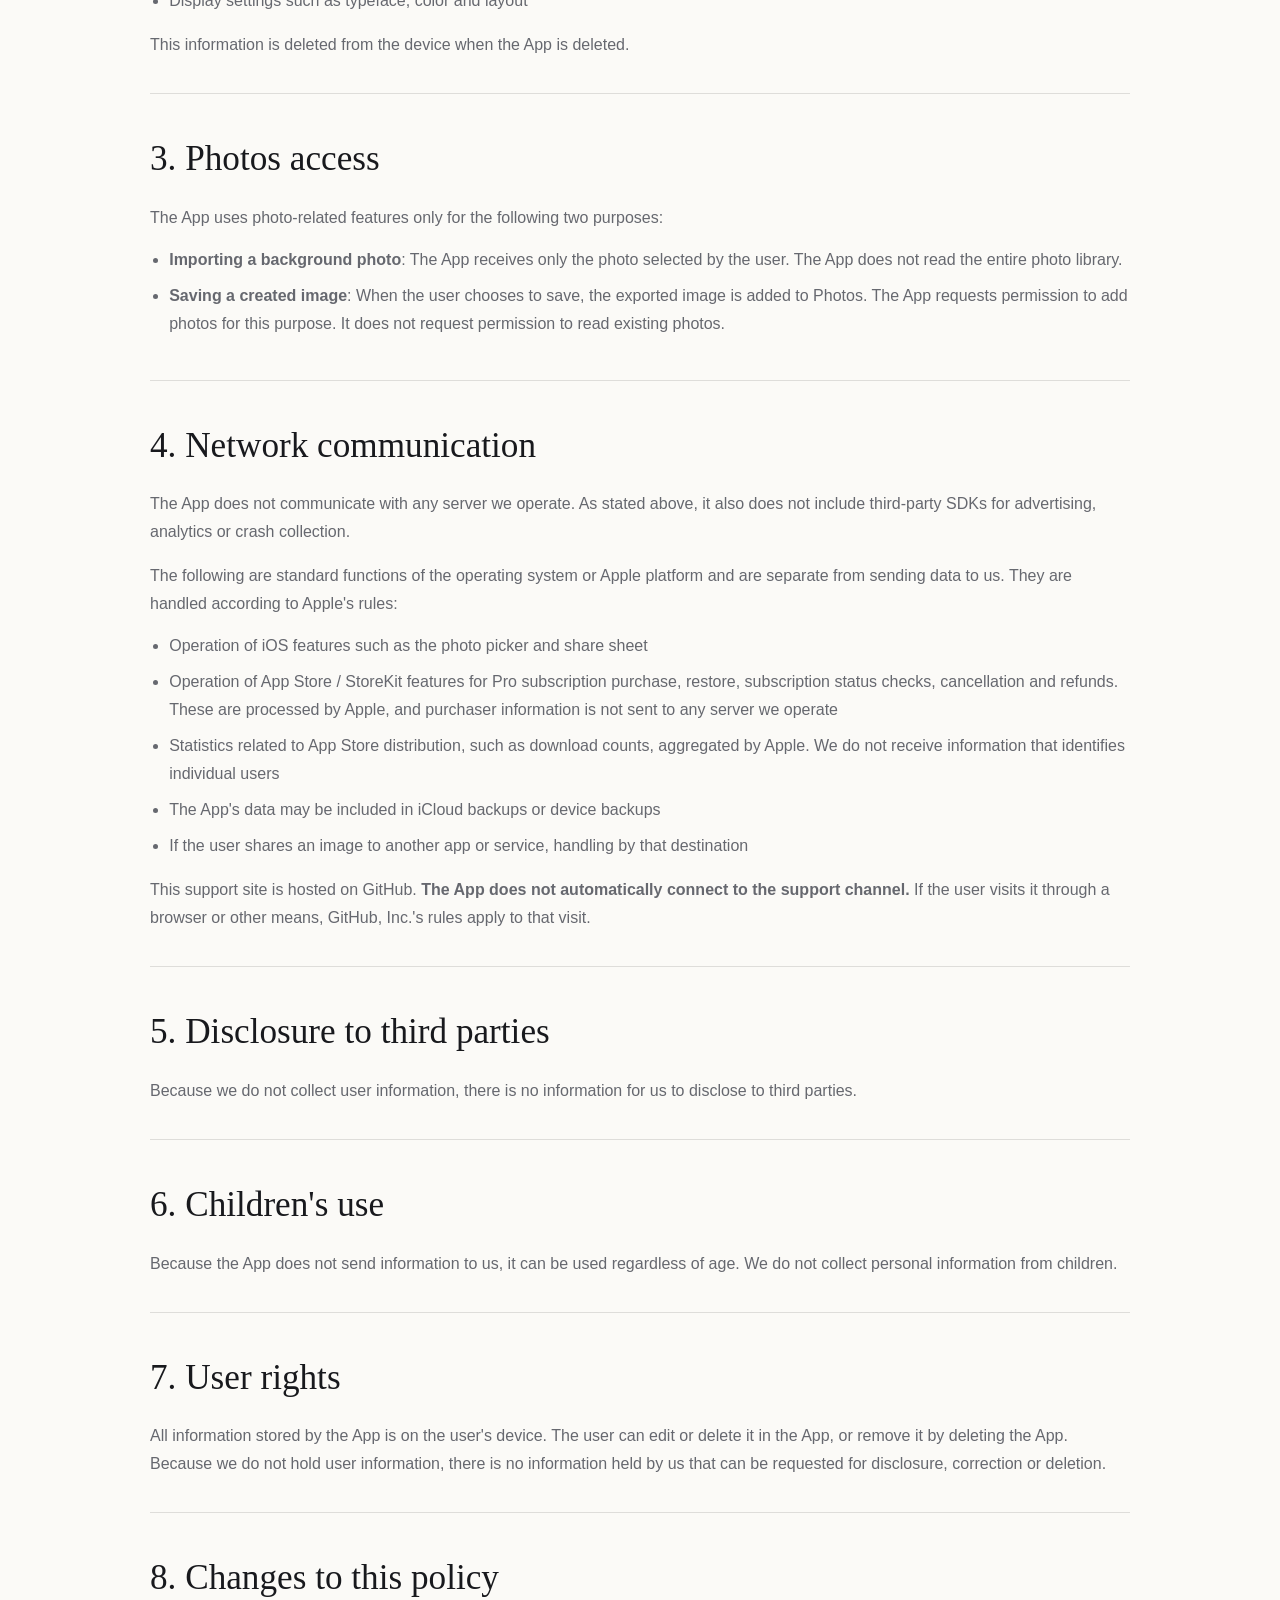
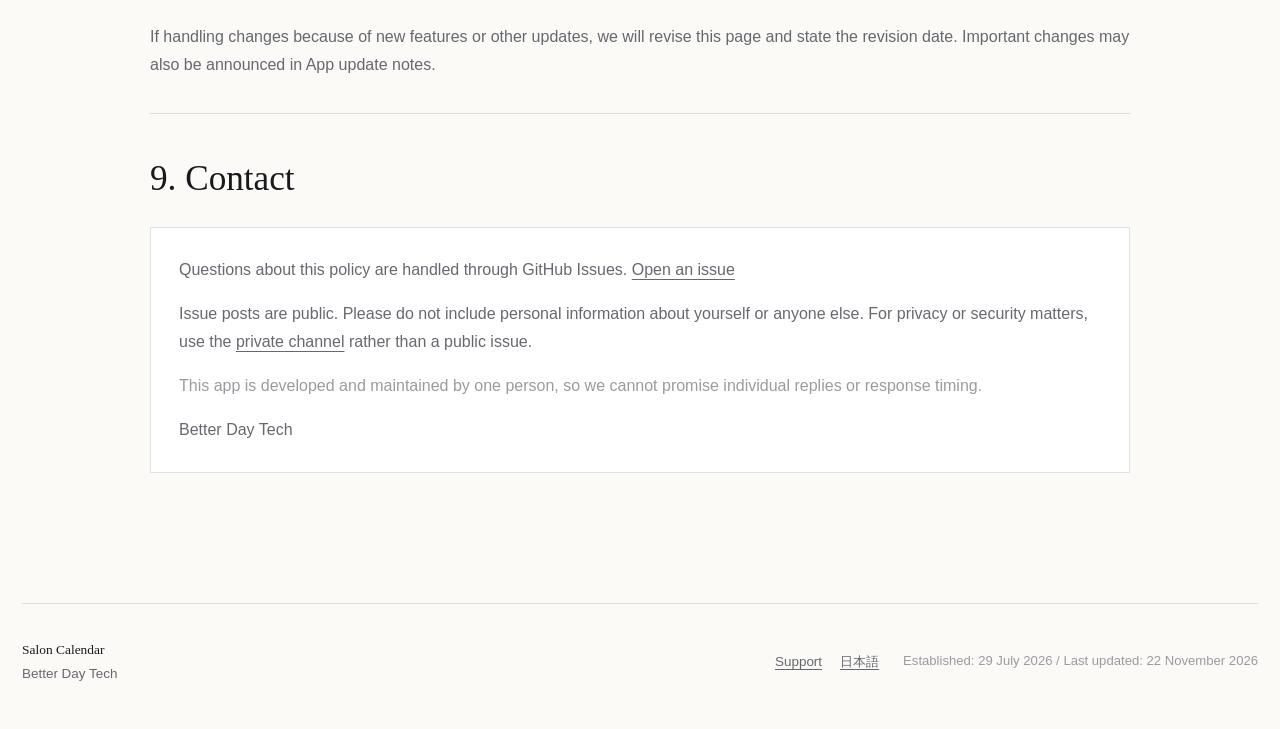
<file: docs/en/privacy.html>
<!DOCTYPE html>
<html lang="en">
<head>
<meta charset="utf-8">
<meta name="viewport" content="width=device-width, initial-scale=1">
<title>Privacy Policy | Salon Calendar</title>
<meta name="description" content="Privacy Policy for the iOS app Salon Calendar.">
<link rel="stylesheet" href="../assets/style.css">
</head>
<body>
<header class="site-header">
  <a class="brand" href="./" aria-label="Salon Calendar home">
    <span class="brand-mark" aria-hidden="true"></span>
    <span>
      <strong>Salon Calendar</strong>
      <small>Better Day Tech</small>
    </span>
  </a>
  <nav class="nav" aria-label="Main navigation">
    <a href="./">Support</a>
    <a href="../privacy.html">日本語</a>
  </nav>
</header>

<main class="privacy-page">
  <section class="privacy-hero">
    <p class="product-line">Privacy Policy</p>
    <h1>Privacy Policy</h1>
    <p class="lead">
      Better Day Tech ("we") sets out the following policy for handling user information
      in the iOS app Salon Calendar ("the App").
    </p>
  </section>

  <section class="policy-summary" aria-label="Privacy Policy summary">
    <h2>Summary</h2>
    <ul>
      <li>The App does not send user data to any server we operate.</li>
      <li>The App does not use accounts, advertising SDKs, analytics SDKs or other third-party SDKs.</li>
      <li>Schedules, text, selected photos and display settings are stored on the user's device by default.</li>
      <li>Pro purchases and subscription status checks are processed through Apple's App Store / StoreKit systems.</li>
      <li>The App does not send your data to us. Exported or shared images go to the destination you choose.</li>
    </ul>
  </section>

  <section class="policy-section">
    <h2>1. Information we collect</h2>
    <p>We do not collect user information through the App. The App does not include any of the following:</p>
    <ul>
      <li>Account registration or login</li>
      <li>Advertising systems or advertising SDKs</li>
      <li>Usage analytics systems or analytics SDKs</li>
      <li>Crash collection or other third-party SDKs</li>
      <li>Mechanisms to collect location information, device identifiers or advertising identifiers</li>
    </ul>
    <p>
      The App does not send your data to us. Exported or shared images go to the destination you choose.
      The destination service's privacy policy applies to that content.
    </p>
  </section>

  <section class="policy-section">
    <h2>2. Information stored on the device</h2>
    <p>The App stores the following information on the user's device to provide its features:</p>
    <ul>
      <li>Entered schedule data, including date labels and custom text</li>
      <li>Text entered as headings, such as salon name or stylist name</li>
      <li>Images imported as backgrounds</li>
      <li>Display settings such as typeface, color and layout</li>
    </ul>
    <p>This information is deleted from the device when the App is deleted.</p>
  </section>

  <section class="policy-section">
    <h2>3. Photos access</h2>
    <p>The App uses photo-related features only for the following two purposes:</p>
    <ul>
      <li><strong>Importing a background photo</strong>: The App receives only the photo selected by the user. The App does not read the entire photo library.</li>
      <li><strong>Saving a created image</strong>: When the user chooses to save, the exported image is added to Photos. The App requests permission to add photos for this purpose. It does not request permission to read existing photos.</li>
    </ul>
  </section>

  <section class="policy-section">
    <h2>4. Network communication</h2>
    <p>
      The App does not communicate with any server we operate. As stated above, it also does not include third-party SDKs
      for advertising, analytics or crash collection.
    </p>
    <p>
      The following are standard functions of the operating system or Apple platform and are separate from sending data to us.
      They are handled according to Apple's rules:
    </p>
    <ul>
      <li>Operation of iOS features such as the photo picker and share sheet</li>
      <li>Operation of App Store / StoreKit features for Pro subscription purchase, restore, subscription status checks, cancellation and refunds. These are processed by Apple, and purchaser information is not sent to any server we operate</li>
      <li>Statistics related to App Store distribution, such as download counts, aggregated by Apple. We do not receive information that identifies individual users</li>
      <li>The App's data may be included in iCloud backups or device backups</li>
      <li>If the user shares an image to another app or service, handling by that destination</li>
    </ul>
    <p>
      This support site is hosted on GitHub. <strong>The App does not automatically connect to the support channel.</strong>
      If the user visits it through a browser or other means, GitHub, Inc.'s rules apply to that visit.
    </p>
  </section>

  <section class="policy-section">
    <h2>5. Disclosure to third parties</h2>
    <p>Because we do not collect user information, there is no information for us to disclose to third parties.</p>
  </section>

  <section class="policy-section">
    <h2>6. Children's use</h2>
    <p>
      Because the App does not send information to us, it can be used regardless of age.
      We do not collect personal information from children.
    </p>
  </section>

  <section class="policy-section">
    <h2>7. User rights</h2>
    <p>
      All information stored by the App is on the user's device. The user can edit or delete it in the App,
      or remove it by deleting the App. Because we do not hold user information, there is no information held by us
      that can be requested for disclosure, correction or deletion.
    </p>
  </section>

  <section class="policy-section">
    <h2>8. Changes to this policy</h2>
    <p>
      If handling changes because of new features or other updates, we will revise this page and state the revision date.
      Important changes may also be announced in App update notes.
    </p>
  </section>

  <section class="policy-section">
    <h2>9. Contact</h2>
    <div class="policy-contact">
      <p>
        Questions about this policy are handled through GitHub Issues.
        <a href="https://github.com/better-day-tech/salon-calendar-support/issues">Open an issue</a>
      </p>
      <p>
        Issue posts are public. Please do not include personal information about yourself or anyone else.
        For privacy or security matters, use the
        <a href="https://github.com/better-day-tech/salon-calendar-support/security/advisories/new">private channel</a>
        rather than a public issue.
      </p>
      <p class="note">This app is developed and maintained by one person, so we cannot promise individual replies or response timing.</p>
      <p>Better Day Tech</p>
    </div>
  </section>
</main>

<footer class="site-footer">
  <div>
    <strong>Salon Calendar</strong>
    <p>Better Day Tech</p>
  </div>
  <nav aria-label="Footer navigation">
    <a href="./">Support</a>
    <a href="../privacy.html">日本語</a>
  </nav>
  <p class="updated">Established: 29 July 2026 / Last updated: 22 November 2026</p>
</footer>
</body>
</html>
</file>
<file: docs/assets/style.css>
/* Salon Calendar support site.
   Local assets only: no external fonts, CDN, analytics, or tracking requests. */

:root {
  color-scheme: light;
  --black: #080808;
  --ink: #18191d;
  --ink-soft: #66686f;
  --muted: #9a9ba1;
  --white: #fbfaf7;
  --paper: #f3eee9;
  --line: rgba(24, 25, 29, 0.13);
  --line-dark: rgba(255, 255, 255, 0.18);
  --rose: #e7cfd0;
  --rose-strong: #cf6f7f;
  --graphite: #2a2d34;
  --brown: #604837;
  --blue: #3773bd;
  --red: #d34d52;
  --shadow: 0 34px 90px rgba(0, 0, 0, 0.22);
  --serif: "Hiragino Mincho ProN", "Yu Mincho", "YuMincho", "Times New Roman", serif;
  --sans: -apple-system, BlinkMacSystemFont, "Hiragino Sans", "Hiragino Kaku Gothic ProN", "Yu Gothic", Meiryo, sans-serif;
}

* { box-sizing: border-box; }

html {
  -webkit-text-size-adjust: 100%;
  scroll-behavior: auto;
}

body {
  margin: 0;
  color: var(--ink);
  background: var(--white);
  font-family: var(--sans);
  font-size: 16px;
  line-height: 1.75;
}

body.home {
  background: #f9f7f3;
}

img {
  display: block;
  max-width: 100%;
}

a {
  color: inherit;
  text-decoration-color: currentColor;
  text-underline-offset: 0.22em;
}

p {
  margin: 0;
  color: var(--ink-soft);
}

strong { font-weight: 700; }

.site-header,
.cinema-hero,
.style-gallery,
.pro-section,
.workflow-showcase,
.privacy-band,
.support-section,
.faq-section,
.site-footer {
  width: min(1240px, calc(100% - 44px));
  margin-inline: auto;
}

section[id] {
  scroll-margin-top: 104px;
}

.site-header {
  position: sticky;
  top: 0;
  z-index: 40;
  min-height: 74px;
  display: flex;
  align-items: center;
  justify-content: space-between;
  gap: 24px;
  padding: 16px 0;
  color: var(--ink);
}

.home .product-header {
  position: fixed;
  left: 50%;
  transform: translateX(-50%);
  color: rgba(255, 255, 255, 0.9);
}

.home.scrolled .product-header {
  color: var(--ink);
}

.product-header::before {
  content: "";
  position: absolute;
  inset: 8px -14px;
  z-index: -1;
  border: 1px solid transparent;
  border-radius: 999px;
  background: transparent;
  transition: background 220ms ease, border-color 220ms ease, box-shadow 220ms ease;
}

.home.scrolled .product-header::before,
body:not(.home) .site-header::before {
  background: rgba(255, 252, 247, 0.82);
  border-color: rgba(24, 25, 29, 0.08);
  box-shadow: 0 14px 50px rgba(0, 0, 0, 0.08);
  backdrop-filter: blur(18px);
}

.brand {
  display: inline-flex;
  align-items: center;
  gap: 12px;
  min-width: 0;
  text-decoration: none;
}

.brand-mark {
  width: 34px;
  height: 34px;
  border: 1px solid currentColor;
  border-radius: 8px;
  opacity: 0.9;
  background:
    linear-gradient(currentColor 0 22%, transparent 22%),
    repeating-linear-gradient(0deg, transparent 0 7px, currentColor 7px 8px),
    repeating-linear-gradient(90deg, transparent 0 7px, currentColor 7px 8px);
}

.brand strong {
  display: block;
  font-family: var(--serif);
  font-size: 1rem;
  font-weight: 600;
  line-height: 1.18;
}

.brand small {
  display: block;
  margin-top: 1px;
  color: currentColor;
  font-size: 0.68rem;
  letter-spacing: 0.08em;
  opacity: 0.72;
  text-transform: uppercase;
}

.nav {
  display: flex;
  align-items: center;
  gap: clamp(14px, 2vw, 28px);
  font-size: 0.86rem;
  white-space: nowrap;
}

.nav a {
  text-decoration: none;
  opacity: 0.72;
  transition: opacity 160ms ease;
}

.nav a:hover { opacity: 1; }

.cinema-hero {
  min-height: 0;
  width: 100%;
  position: relative;
  overflow: clip;
  display: grid;
  grid-template-columns: minmax(500px, 0.9fr) minmax(520px, 1fr);
  align-items: center;
  gap: clamp(24px, 4vw, 66px);
  padding: 132px max(22px, calc((100vw - 1240px) / 2)) 78px;
  color: white;
  background:
    radial-gradient(circle at 72% 50%, rgba(231, 207, 208, 0.34), transparent 24rem),
    radial-gradient(circle at 86% 12%, rgba(255, 255, 255, 0.20), transparent 15rem),
    linear-gradient(115deg, #050505 0%, #11100f 48%, #342a26 100%);
}

.cinema-hero::after {
  content: "";
  position: absolute;
  inset: auto 0 0;
  height: 34%;
  pointer-events: none;
  background: linear-gradient(to bottom, transparent, rgba(249, 247, 243, 0.96));
}

.hero-copy {
  position: relative;
  z-index: 2;
  min-width: 0;
}

.hero-copy h1,
.pro-copy h2,
.section-intro h2,
.privacy-band h2,
.support-section h2,
.faq-section h2,
.privacy-page h1,
.policy-summary h2,
.policy-section h2 {
  margin: 0;
  font-family: var(--serif);
  font-weight: 500;
  letter-spacing: 0;
}

.hero-copy h1 {
  max-width: 780px;
  font-size: clamp(2.75rem, 3.7vw, 3.45rem);
  line-height: 1.07;
  overflow-wrap: normal;
  text-wrap: normal;
}

.hero-copy h1 span {
  display: block;
  white-space: nowrap;
}

.hero-lead {
  max-width: 620px;
  margin-top: 26px;
  color: rgba(255, 255, 255, 0.76);
  font-size: clamp(1.02rem, 1.45vw, 1.22rem);
}

.hero-actions {
  display: flex;
  flex-wrap: wrap;
  gap: 12px;
  margin-top: 34px;
}

.button {
  display: inline-flex;
  min-height: 46px;
  align-items: center;
  justify-content: center;
  padding: 0 20px;
  border: 1px solid currentColor;
  border-radius: 999px;
  font-size: 0.9rem;
  font-weight: 700;
  line-height: 1;
  text-decoration: none;
  transition: transform 180ms ease, opacity 180ms ease, background 180ms ease;
}

.button:hover {
  transform: translateY(-1px);
}

.button.light {
  color: var(--ink);
  background: rgba(255, 255, 255, 0.92);
  border-color: transparent;
}

.button.dark {
  color: white;
  background: rgba(8, 8, 8, 0.82);
  border-color: transparent;
}

.poster-cinema {
  position: relative;
  z-index: 1;
  min-height: min(72vw, 720px);
}

.floating-poster {
  position: absolute;
  width: min(34vw, 386px);
  margin: 0;
  border-radius: 6px;
  overflow: hidden;
  background: #fff;
  box-shadow: var(--shadow);
}

.floating-poster img {
  width: 100%;
  height: auto;
}

.poster-left {
  left: 0;
  top: 15%;
  transform: rotate(-7deg);
  filter: brightness(0.94);
}

.poster-center {
  left: 28%;
  top: 1%;
  z-index: 3;
  width: min(35vw, 414px);
  transform: translateY(2%) rotate(0.5deg);
  box-shadow: 0 46px 110px rgba(234, 172, 185, 0.28), var(--shadow);
}

.poster-right {
  right: 0;
  top: 14%;
  transform: rotate(6deg);
}

.hero-strip {
  position: relative;
  grid-column: 1 / -1;
  margin-top: 12px;
  z-index: 2;
  display: flex;
  flex-wrap: wrap;
  justify-content: center;
  gap: 10px;
}

.hero-strip span {
  display: inline-flex;
  min-height: 34px;
  align-items: center;
  padding: 0 14px;
  border: 1px solid rgba(255, 255, 255, 0.18);
  border-radius: 999px;
  color: #fff;
  background: rgba(25, 24, 23, 0.88);
  backdrop-filter: blur(16px);
  font-size: 0.78rem;
  font-weight: 700;
}

.style-gallery {
  padding: clamp(70px, 10vw, 136px) 0;
}

.pro-copy h2,
.section-intro h2,
.privacy-band h2,
.support-section h2,
.faq-section h2 {
  font-size: clamp(2.55rem, 5vw, 5.5rem);
  line-height: 0.98;
}

.pro-copy h2 span,
.section-intro h2 span {
  display: block;
}

.pro-copy p,
.section-intro p,
.privacy-band p,
.support-copy p {
  max-width: 650px;
  margin-top: 24px;
  font-size: clamp(1rem, 1.3vw, 1.15rem);
}

.section-intro.wide {
  max-width: 980px;
}

.section-intro h2 {
  max-width: 980px;
  font-size: clamp(2.55rem, 4.5vw, 4.85rem);
  line-height: 1.06;
  text-wrap: balance;
}

.style-gallery .section-intro h2 span {
  display: inline-block;
  white-space: nowrap;
}

html[lang="ja"] .pro-copy h2 span {
  display: inline-block;
  max-width: 100%;
  white-space: normal;
  overflow-wrap: anywhere;
}

.eyebrow {
  margin-bottom: 18px;
  color: var(--rose-strong);
  font-size: 0.78rem;
  font-weight: 800;
  letter-spacing: 0.16em;
  text-transform: uppercase;
}

.style-showcase-grid {
  display: grid;
  grid-template-columns: repeat(3, minmax(0, 1fr));
  gap: 1px;
  margin-top: clamp(44px, 6vw, 74px);
  border: 1px solid var(--line);
  background: var(--line);
}

.style-showcase-card {
  min-width: 0;
  display: grid;
  gap: 16px;
  grid-template-rows: auto auto auto 1fr;
  padding: clamp(22px, 3vw, 34px);
  background:
    linear-gradient(150deg, rgba(255, 255, 255, 0.82), rgba(245, 239, 233, 0.74)),
    var(--paper);
}

.style-showcase-card figure {
  height: clamp(430px, 43vw, 650px);
  display: grid;
  place-items: center;
  margin: 0 0 8px;
  overflow: hidden;
  background:
    radial-gradient(circle at 50% 8%, rgba(231, 207, 208, 0.36), transparent 18rem),
    rgba(255, 255, 255, 0.42);
}

.style-showcase-card img {
  width: auto;
  height: auto;
  max-width: min(88%, 360px);
  max-height: 88%;
  object-fit: contain;
  border-radius: 5px;
  box-shadow: 0 28px 80px rgba(24, 25, 29, 0.18);
}

.style-showcase-card > span {
  color: var(--rose-strong);
  font-size: 0.76rem;
  font-weight: 800;
  letter-spacing: 0.16em;
}

.style-showcase-card h3 {
  margin: 0;
  font-family: var(--serif);
  font-size: clamp(1.42rem, 2vw, 2rem);
  font-weight: 500;
  line-height: 1.22;
  text-wrap: balance;
}

.style-showcase-card p {
  margin: 0;
}

.workflow-card span {
  color: var(--rose-strong);
  font-family: var(--serif);
  font-size: 2.2rem;
  line-height: 1;
}

.pro-section {
  width: 100%;
  overflow: clip;
  padding: clamp(80px, 11vw, 150px) max(22px, calc((100vw - 1240px) / 2));
  color: white;
  background:
    radial-gradient(circle at 82% 16%, rgba(214, 161, 171, 0.22), transparent 22rem),
    linear-gradient(145deg, #080808 0%, #111111 58%, #26201f 100%);
}

.pro-copy {
  max-width: 840px;
}

.pro-copy p,
.subscription-note {
  color: rgba(255, 255, 255, 0.72);
}

.pro-stage {
  display: grid;
  grid-template-columns: minmax(180px, 0.46fr) minmax(220px, 0.54fr) minmax(320px, 0.9fr);
  align-items: center;
  gap: clamp(20px, 4vw, 58px);
  margin-top: clamp(54px, 7vw, 86px);
}

.pro-poster {
  position: relative;
  margin: 0;
  display: grid;
  place-items: center;
}

.pro-poster img {
  width: auto;
  height: auto;
  max-width: min(100%, 360px);
  max-height: min(68vh, 640px);
  object-fit: contain;
  border-radius: 5px;
  box-shadow: 0 36px 110px rgba(0, 0, 0, 0.42);
}

.pro-poster.free {
  transform: rotate(-4deg);
  opacity: 0.9;
}

.pro-poster.pro {
  transform: translateY(-22px) rotate(4deg);
}

.pro-poster span {
  position: absolute;
  left: 20px;
  top: -18px;
  z-index: 2;
  display: inline-flex;
  min-height: 34px;
  align-items: center;
  padding: 0 13px;
  border-radius: 999px;
  color: white;
  background: #050505;
  font-size: 0.74rem;
  font-weight: 800;
  letter-spacing: 0.12em;
}

.pro-list {
  display: grid;
  border-top: 1px solid var(--line-dark);
}

.pro-list div {
  display: grid;
  grid-template-columns: minmax(110px, 0.4fr) 1fr;
  gap: 18px;
  padding: 18px 0;
  border-bottom: 1px solid var(--line-dark);
}

.pro-list strong {
  color: white;
}

.pro-list span {
  color: rgba(255, 255, 255, 0.66);
}

.subscription-note {
  max-width: 780px;
  margin-top: 36px;
  font-size: 0.9rem;
}

.workflow-showcase {
  padding: clamp(84px, 11vw, 150px) 0;
}

.section-intro {
  max-width: 860px;
}

.workflow-grid {
  display: grid;
  grid-template-columns: repeat(3, minmax(0, 1fr));
  gap: 1px;
  margin-top: clamp(44px, 6vw, 74px);
  background: var(--line);
  border: 1px solid var(--line);
}

.workflow-card {
  min-height: auto;
  overflow: hidden;
  display: grid;
  grid-template-rows: auto 1fr;
  gap: 30px;
  padding: clamp(24px, 3vw, 38px);
  background:
    linear-gradient(150deg, rgba(255, 255, 255, 0.78), rgba(245, 239, 233, 0.72)),
    var(--paper);
}

.workflow-card h3 {
  margin: 20px 0 0;
  font-family: var(--serif);
  font-size: clamp(1.4rem, 2vw, 2rem);
  font-weight: 500;
  line-height: 1.2;
}

.workflow-card p {
  margin-top: 12px;
}

.workflow-card img {
  width: auto;
  height: auto;
  max-width: min(100%, 290px);
  max-height: 520px;
  object-fit: contain;
  align-self: end;
  justify-self: center;
  border-radius: 32px;
  box-shadow: 0 28px 80px rgba(24, 25, 29, 0.20);
}

.privacy-band,
.support-section {
  display: grid;
  grid-template-columns: minmax(0, 1fr) auto;
  align-items: center;
  gap: clamp(28px, 5vw, 72px);
  padding: clamp(50px, 7vw, 88px) 0;
  border-top: 1px solid var(--line);
}

.privacy-band h2,
.support-section h2 {
  font-size: clamp(2rem, 4vw, 4.2rem);
}

.support-actions {
  display: flex;
  flex-wrap: wrap;
  gap: 12px;
  justify-content: flex-end;
}

.compact-faq {
  padding: clamp(50px, 7vw, 92px) 0;
  border-top: 1px solid var(--line);
}

.compact-faq h2 {
  font-size: clamp(2rem, 4vw, 4rem);
}

.faq-list {
  max-width: 900px;
  margin-top: 28px;
  border-top: 1px solid var(--line);
}

details {
  border-bottom: 1px solid var(--line);
}

summary {
  cursor: pointer;
  list-style: none;
  position: relative;
  padding: 24px 48px 24px 0;
  color: var(--ink);
  font-family: var(--serif);
  font-size: 1.16rem;
}

summary::-webkit-details-marker { display: none; }

summary::after {
  content: "+";
  position: absolute;
  right: 4px;
  top: 50%;
  transform: translateY(-50%);
  color: var(--rose-strong);
  font-family: var(--sans);
  font-size: 1.35rem;
}

details[open] summary::after { content: "-"; }

details p {
  max-width: 760px;
  padding: 0 0 24px;
}

.site-footer {
  display: grid;
  grid-template-columns: 1fr auto auto;
  align-items: center;
  gap: 24px;
  padding: 34px 0 44px;
  border-top: 1px solid var(--line);
  color: var(--ink-soft);
  font-size: 0.84rem;
}

.site-footer strong {
  display: block;
  color: var(--ink);
  font-family: var(--serif);
  font-weight: 500;
}

.site-footer nav {
  display: flex;
  flex-wrap: wrap;
  gap: 18px;
}

.updated {
  color: var(--muted);
  font-size: 0.82rem;
}

.note { color: var(--muted); }

/* Privacy pages */
.product-line,
.section-kicker {
  color: var(--brown);
  font-size: 0.76rem;
  font-weight: 700;
  letter-spacing: 0.16em;
  text-transform: uppercase;
}

.privacy-page {
  width: min(980px, calc(100% - 44px));
  margin: 0 auto;
  padding: 44px 0 96px;
  overflow-wrap: anywhere;
}

.privacy-page .privacy-hero {
  padding: 54px 0 64px;
}

.privacy-page h1 {
  max-width: 820px;
  margin-top: 18px;
  font-size: clamp(2.4rem, 5vw, 5rem);
  line-height: 1.04;
  overflow-wrap: anywhere;
}

.privacy-page .lead {
  max-width: 760px;
  margin-top: 24px;
  font-size: 1.04rem;
}

.policy-summary {
  display: grid;
  grid-template-columns: minmax(0, 0.54fr) minmax(0, 1fr);
  gap: clamp(24px, 5vw, 70px);
  align-items: start;
  margin: 28px 0 50px;
  padding: clamp(26px, 5vw, 46px);
  background: white;
  border: 1px solid var(--line);
  box-shadow: 0 18px 50px rgba(24, 25, 29, 0.08);
  overflow-wrap: anywhere;
}

.policy-summary h2 {
  font-size: clamp(1.6rem, 3vw, 2.6rem);
  line-height: 1.16;
}

.policy-summary ul {
  margin: 0;
  padding: 0;
  list-style: none;
  display: grid;
  gap: 12px;
}

.policy-summary li {
  display: grid;
  grid-template-columns: 16px minmax(0, 1fr);
  gap: 12px;
  color: var(--ink-soft);
}

.policy-summary li::before {
  content: "";
  width: 8px;
  height: 8px;
  margin-top: 0.7em;
  background: var(--rose-strong);
}

.policy-section {
  padding: 34px 0;
  border-top: 1px solid var(--line);
}

.policy-section h2 {
  margin-bottom: 14px;
  font-size: clamp(1.45rem, 2.8vw, 2.2rem);
}

.policy-section p + p,
.policy-section ul + p {
  margin-top: 16px;
}

.policy-section ul {
  margin: 14px 0 0;
  padding-left: 1.2em;
  color: var(--ink-soft);
}

.policy-section li {
  margin: 8px 0;
}

.policy-contact {
  margin-top: 18px;
  padding: 28px;
  background: white;
  border: 1px solid var(--line);
}

@media (prefers-reduced-motion: reduce) {
  html { scroll-behavior: auto; }
  *,
  *::before,
  *::after {
    transition-duration: 0.001ms !important;
    animation-duration: 0.001ms !important;
  }
}

@media (max-width: 1060px) {
  .site-header {
    align-items: flex-start;
    flex-direction: column;
  }

  .home .product-header {
    width: min(1240px, calc(100% - 32px));
  }

  .nav {
    width: 100%;
    overflow-x: auto;
    padding-bottom: 4px;
  }

  .cinema-hero {
    grid-template-columns: 1fr;
    padding-top: 132px;
  }

  .poster-cinema {
    min-height: 600px;
  }

  .floating-poster {
    width: min(42vw, 360px);
  }

  .poster-center {
    left: 30%;
    width: min(44vw, 390px);
  }

  .pro-stage,
  .workflow-grid,
  .style-showcase-grid {
    grid-template-columns: 1fr;
  }

  .style-showcase-card {
    grid-template-columns: minmax(220px, 0.72fr) minmax(0, 1fr);
    grid-template-rows: auto auto 1fr;
    align-items: center;
  }

  .style-showcase-card figure {
    grid-row: 1 / 4;
    height: 460px;
    margin: 0;
  }

  .workflow-card {
    min-height: auto;
    grid-template-columns: minmax(0, 0.8fr) minmax(220px, 0.62fr);
    grid-template-rows: auto;
    align-items: center;
  }

  .workflow-card img {
    max-width: min(100%, 250px);
    max-height: 470px;
  }
}

@media (max-width: 720px) {
  .site-header,
  .style-gallery,
  .workflow-showcase,
  .privacy-band,
  .support-section,
  .faq-section,
  .site-footer,
  .privacy-page {
    width: min(100% - 28px, 1240px);
  }

  .home .product-header {
    width: min(100% - 28px, 1240px);
    position: absolute;
    left: 14px;
    right: 14px;
    transform: none;
  }

  .cinema-hero {
    min-height: 0;
    padding-inline: 14px;
    padding-bottom: 86px;
  }

  .hero-copy h1 {
    max-width: 100%;
    font-size: clamp(1.95rem, 8.6vw, 2.18rem);
    line-height: 1.12;
    text-wrap: normal;
  }

  .hero-actions {
    display: grid;
    grid-template-columns: 1fr;
  }

  .button {
    min-height: 44px;
    padding-inline: 14px;
    font-size: 0.82rem;
  }

  .poster-cinema {
    min-height: 470px;
  }

  .floating-poster {
    width: 48vw;
  }

  .poster-left {
    left: -12%;
    top: 20%;
  }

  .poster-center {
    left: 23%;
    top: 2%;
    width: 55vw;
  }

  .poster-right {
    right: -14%;
    top: 24%;
  }

  .hero-strip {
    justify-content: flex-start;
  }

  section[id] {
    scroll-margin-top: 28px;
  }

  .style-showcase-card {
    grid-template-columns: 1fr;
  }

  .style-showcase-card figure {
    grid-row: auto;
    height: min(112vw, 520px);
  }

  .pro-section {
    padding-inline: 14px;
  }

  html[lang="ja"] .pro-copy h2 {
    font-size: clamp(1.8rem, 9vw, 2.55rem);
  }

  .pro-stage {
    gap: 30px;
  }

  .pro-poster.free,
  .pro-poster.pro {
    max-width: 78vw;
    margin-inline: auto;
    transform: none;
  }

  .pro-poster img {
    max-height: 560px;
  }

  .pro-list div {
    grid-template-columns: 1fr;
    gap: 4px;
  }

  .workflow-card {
    grid-template-columns: 1fr;
  }

  .workflow-card img {
    max-width: min(100%, 270px);
    max-height: 500px;
  }

  .privacy-band,
  .support-section,
  .site-footer,
  .policy-summary {
    grid-template-columns: 1fr;
  }

  .privacy-page h1 {
    font-size: clamp(1.95rem, 7.6vw, 2.1rem);
    line-height: 1.12;
    word-break: break-word;
  }

  .policy-summary li {
    grid-template-columns: 12px minmax(0, 1fr);
  }

  .support-actions {
    justify-content: flex-start;
  }
}

/* Keep all three examples visible and compare plans without implying free photos need Pro. */
.poster-cinema { display: grid; grid-template-columns: repeat(3, minmax(0, 1fr)); gap: 12px; align-items: center; min-height: 0; padding: 16px 0 0; }
.poster-cinema .floating-poster { position: relative; inset: auto; width: 100%; transform: none; }
.plan-comparison { display: grid; grid-template-columns: repeat(2, minmax(0, 1fr)); gap: 28px; margin-top: 32px; }
.plan-comparison article { border: 1px solid var(--line-dark); border-radius: 6px; padding: 24px; }
.plan-comparison h3 { margin: 0 0 16px; font-family: var(--serif); font-weight: 500; font-size: 1.5rem; }
.plan-comparison ul { margin: 0; padding-left: 1.2em; }
.plan-comparison li { margin-bottom: 10px; }
.home-ja .pro-copy h2, .home-ja .section-intro h2, .home-ja .privacy-band h2, .home-ja .support-section h2, .home-ja .faq-section h2 { font-size: clamp(1.8rem, 4vw, 3.3rem); line-height: 1.25; text-wrap: pretty; }
.home:not(.home-ja) .pro-copy h2,
.home:not(.home-ja) .section-intro h2,
.home:not(.home-ja) .privacy-band h2,
.home:not(.home-ja) .support-section h2,
.home:not(.home-ja) .faq-section h2 { font-size: clamp(2rem, 4vw, 4rem); line-height: 1.1; text-wrap: pretty; }
@media (max-width: 720px) {
  .plan-comparison { grid-template-columns: 1fr; }
  .poster-cinema { grid-template-columns: none; grid-auto-flow: column; grid-auto-columns: 74%; gap: 16px; overflow-x: auto; scroll-snap-type: x mandatory; padding: 8px 0 20px; }
  .poster-cinema .floating-poster { scroll-snap-align: center; }
}

/* The examples remain a native scroll region, including without JavaScript. */
.poster-navigation { display: none; }
.poster-cinema:focus-visible { outline: 3px solid var(--rose-strong); outline-offset: 4px; }
@media (max-width: 720px) {
  .poster-navigation { display: grid; gap: 12px; padding: 0 0 20px; }
  .poster-navigation p { margin: 0; font-size: 0.9rem; line-height: 1.6; }
  .poster-buttons { display: flex; justify-content: space-between; gap: 12px; }
  .poster-buttons[hidden] { display: none; }
  .poster-buttons button { min-height: 44px; padding: 8px 14px; border: 1px solid currentColor; border-radius: 6px; color: inherit; background: transparent; font: inherit; cursor: pointer; }
  .poster-buttons button:disabled { opacity: 0.45; cursor: default; }
  .poster-buttons button:focus-visible { outline: 3px solid var(--rose-strong); outline-offset: 3px; }
}
</file>
